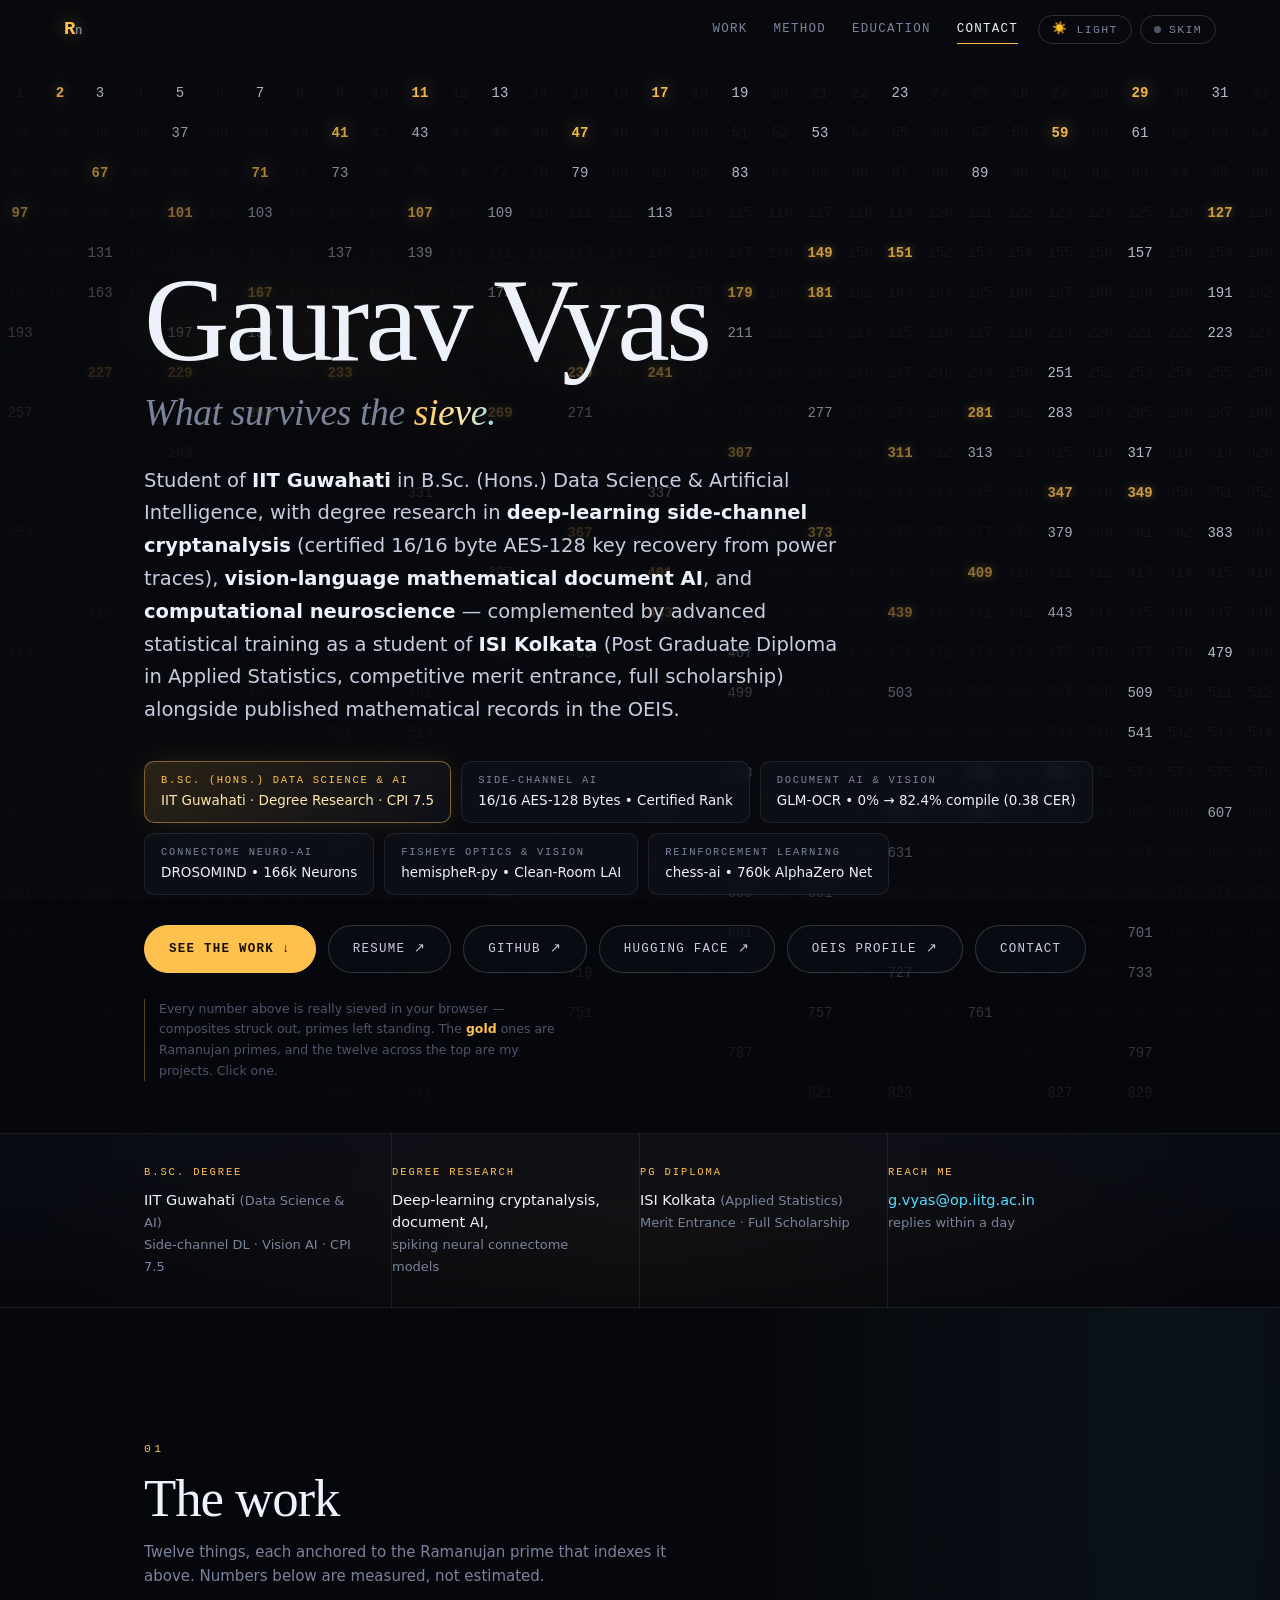
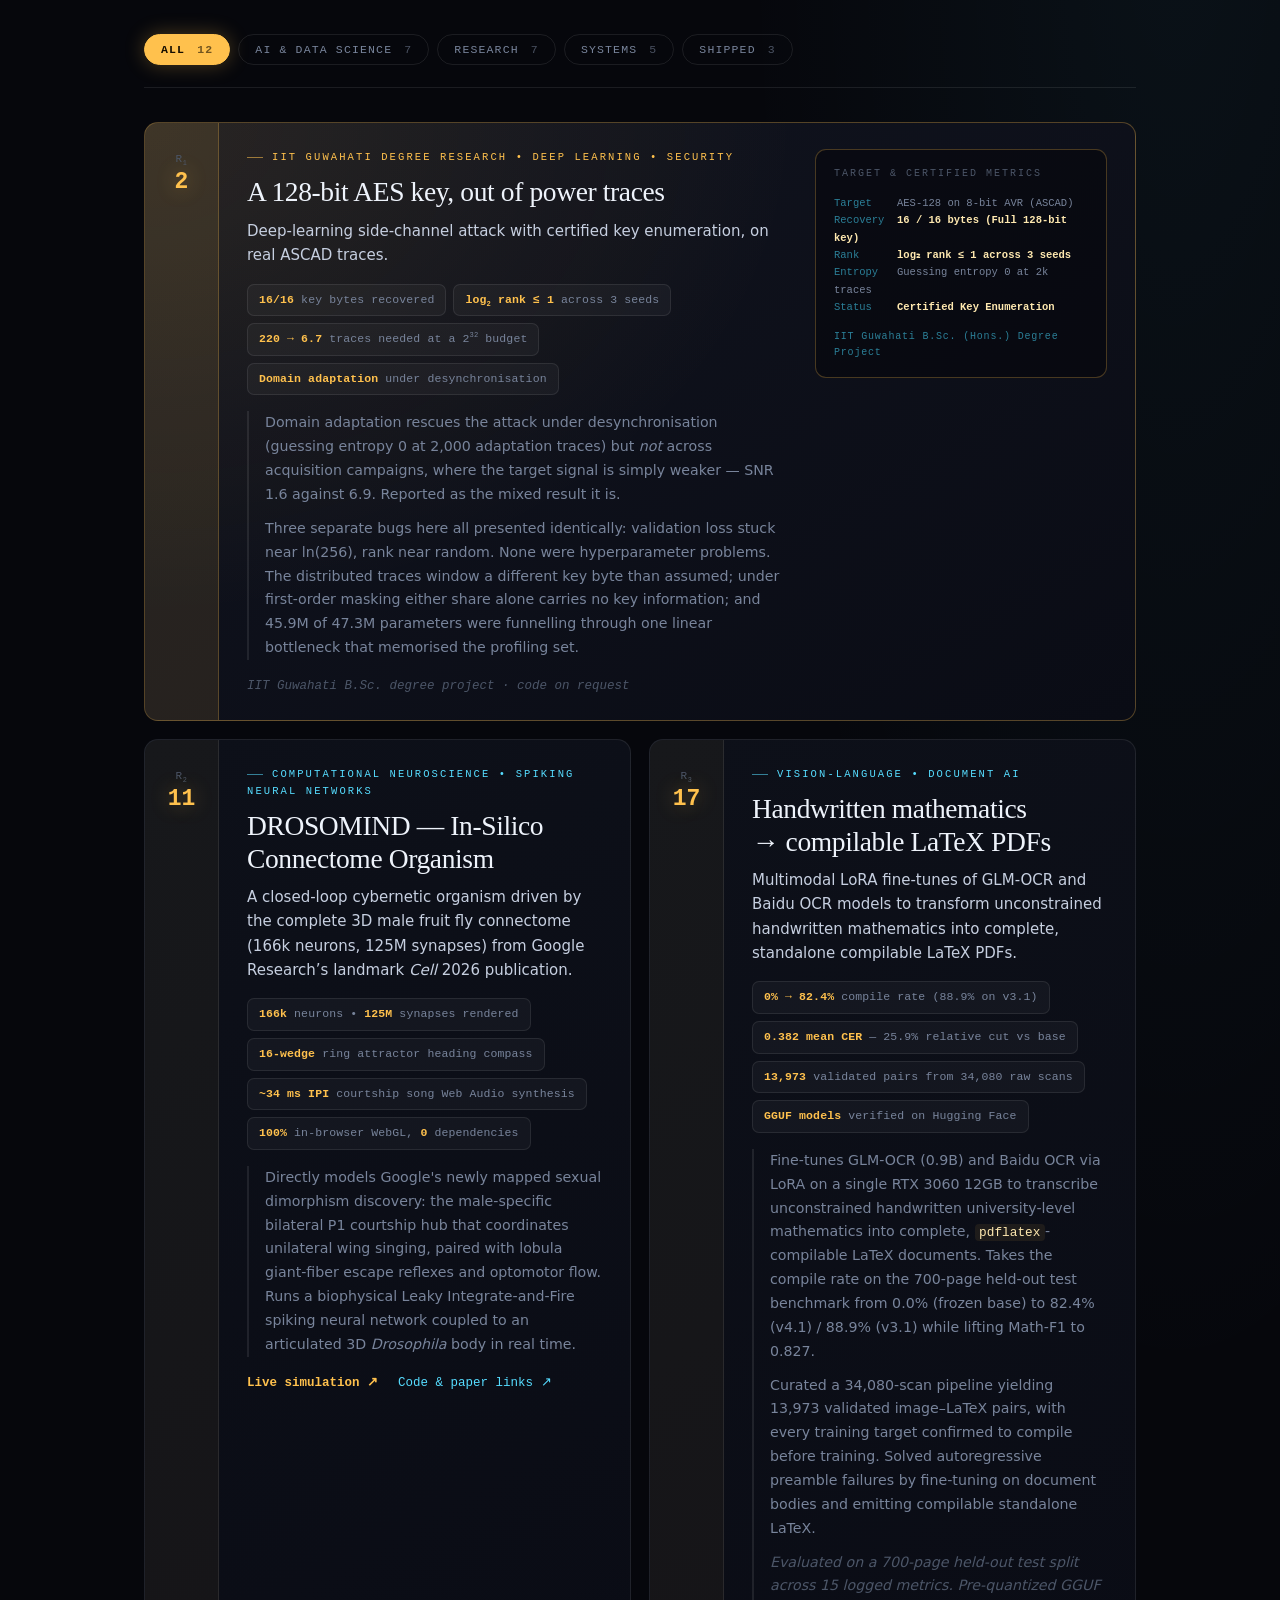
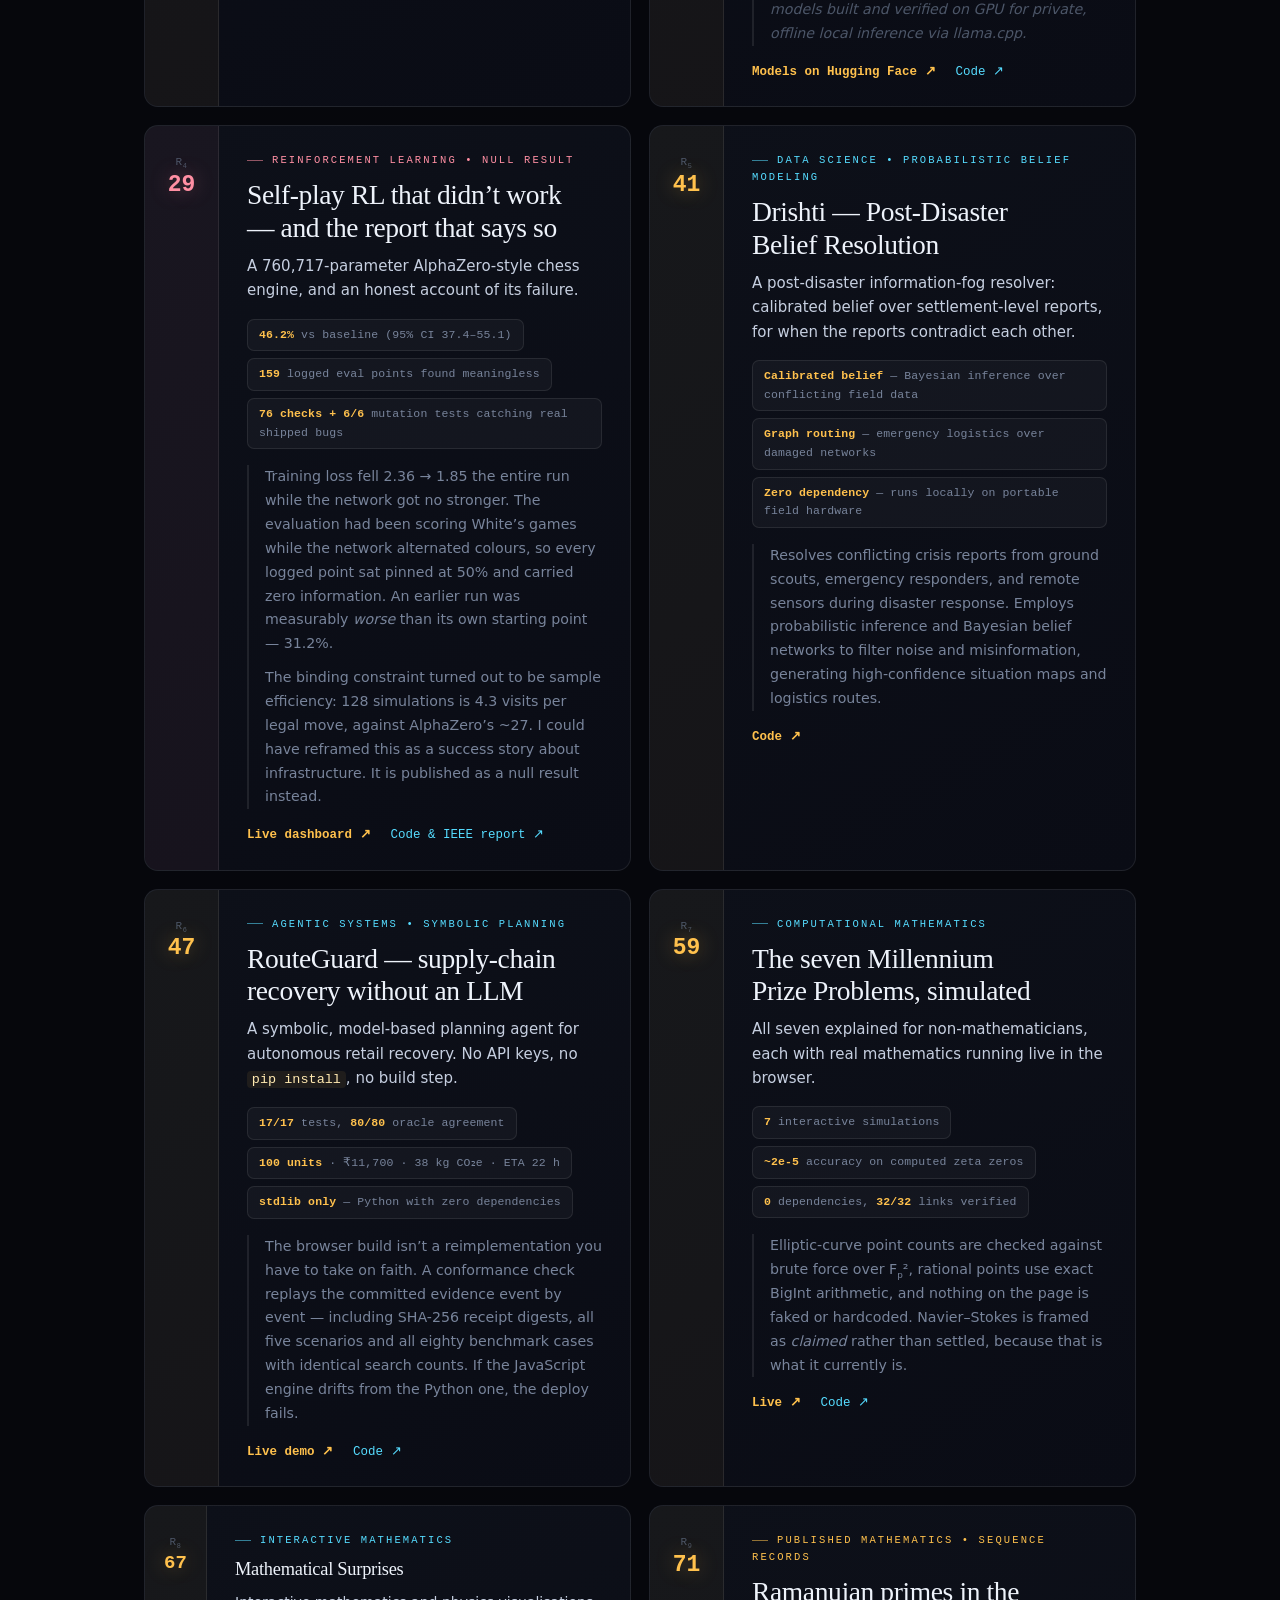
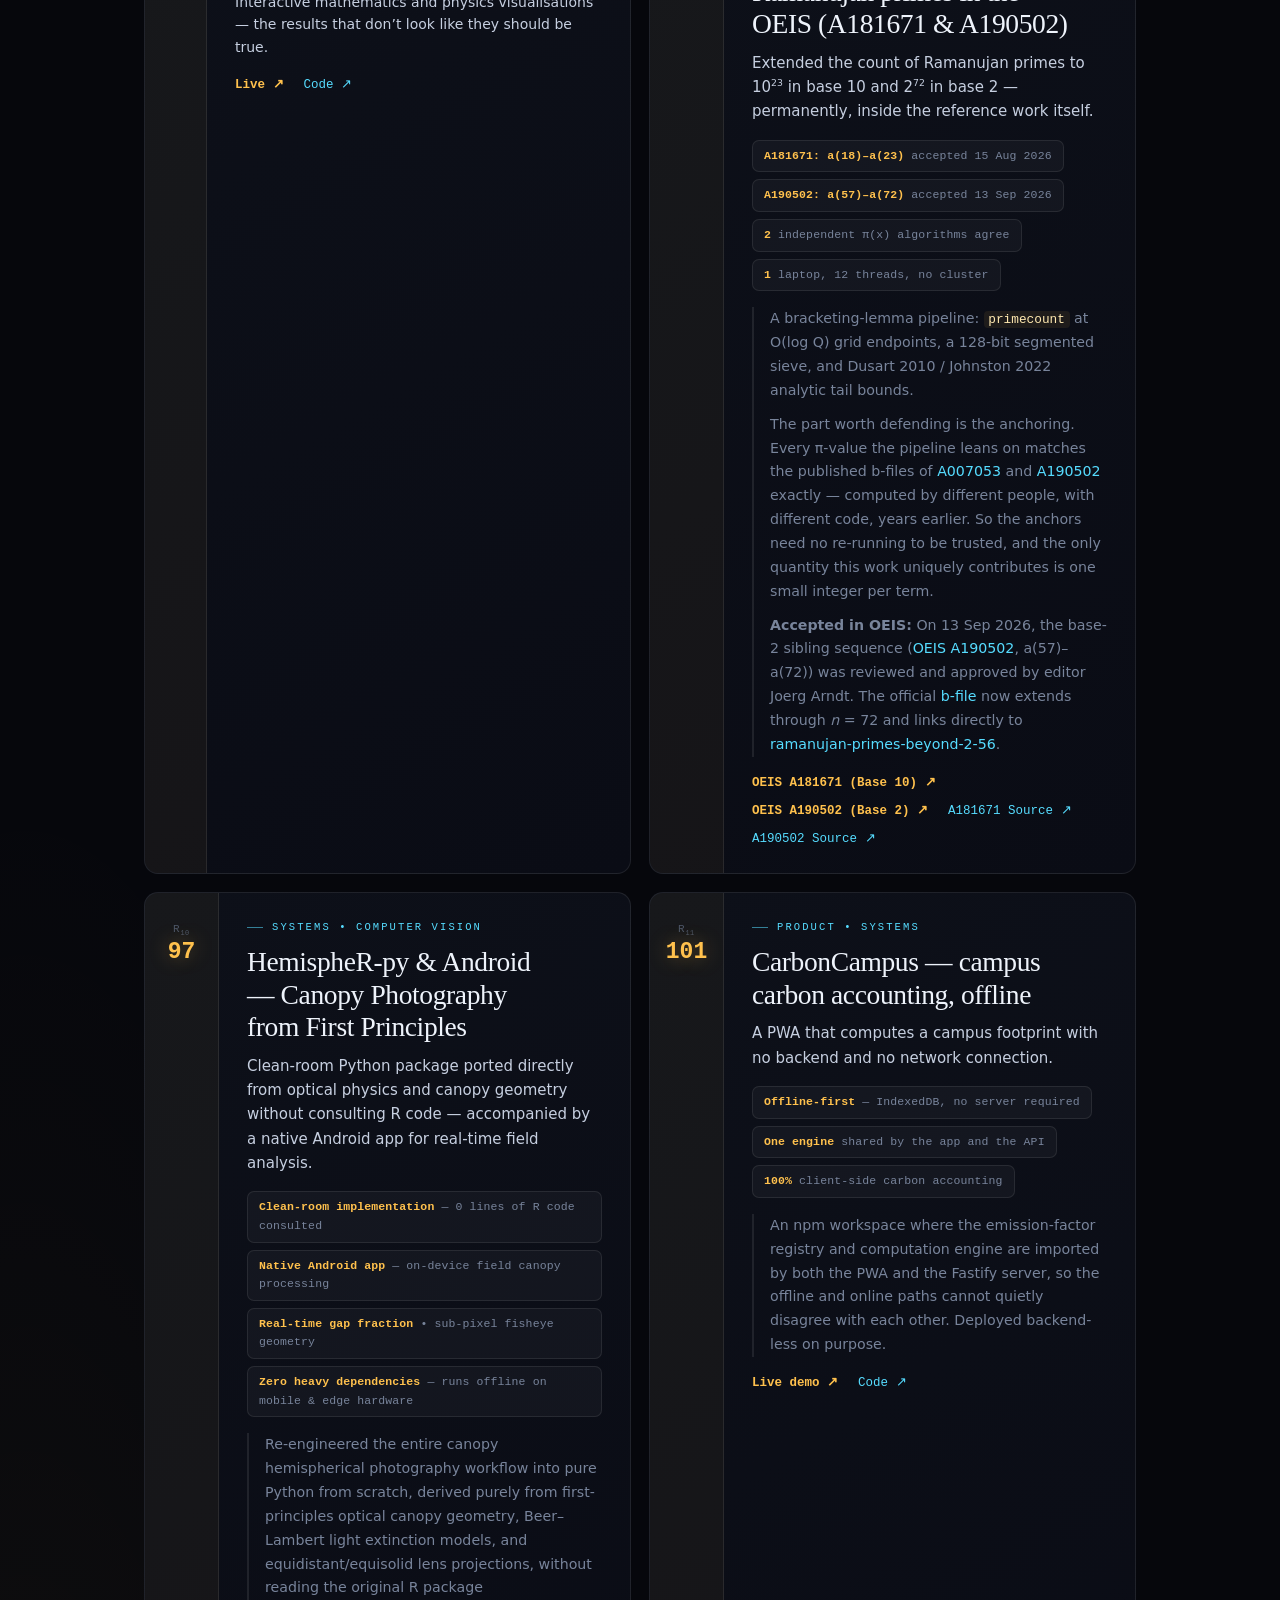
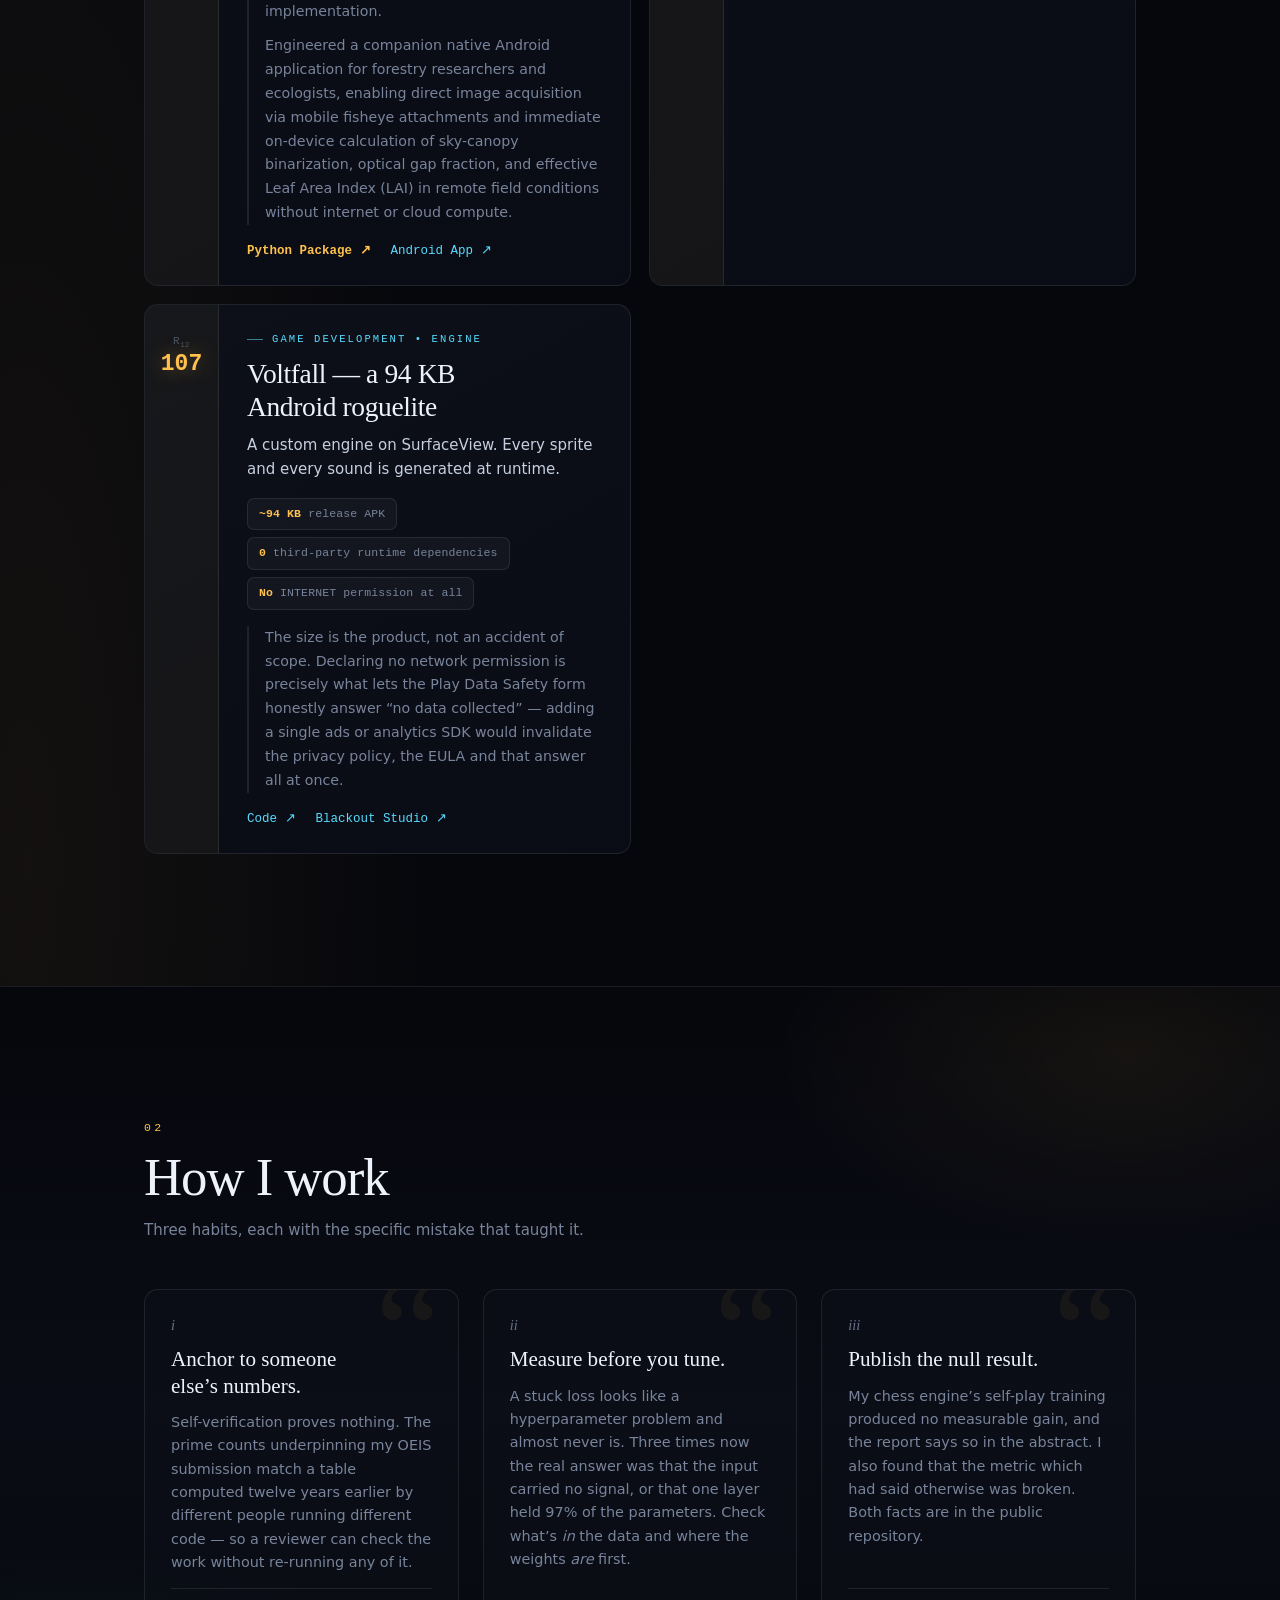
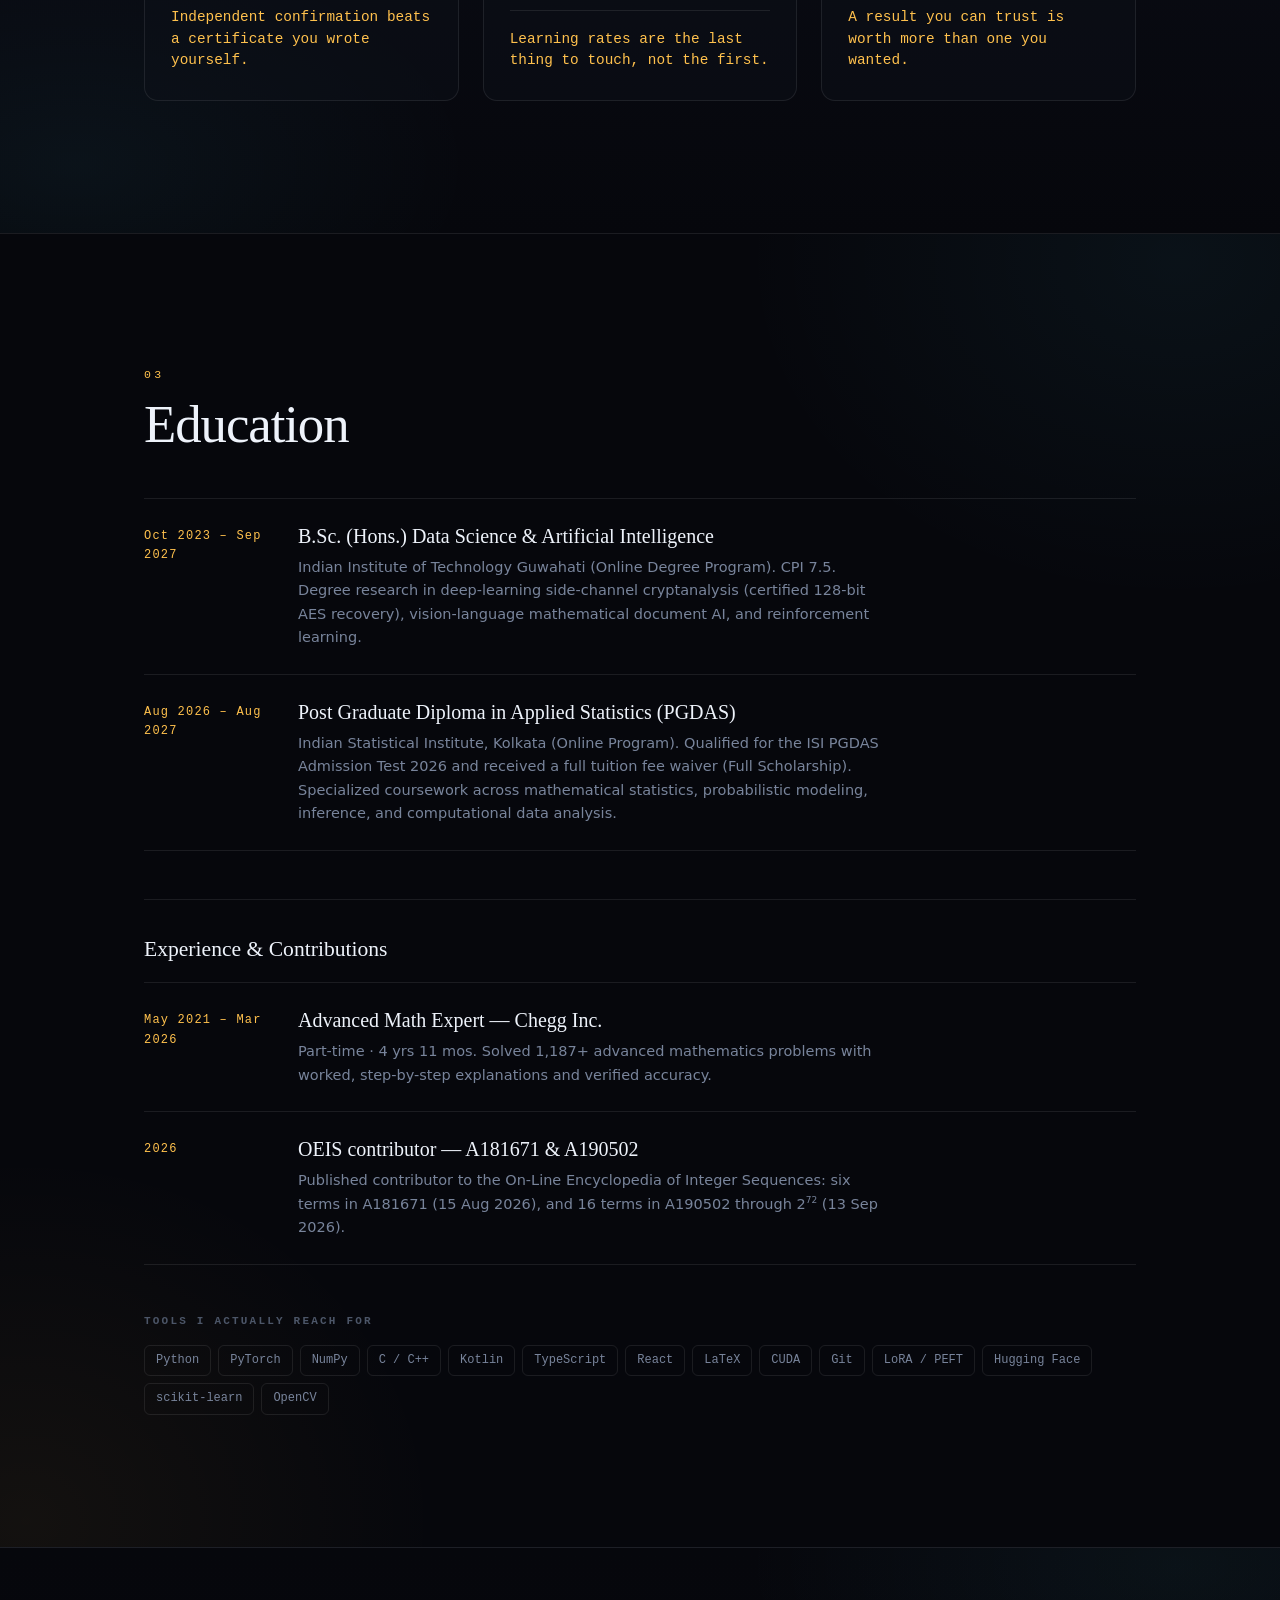
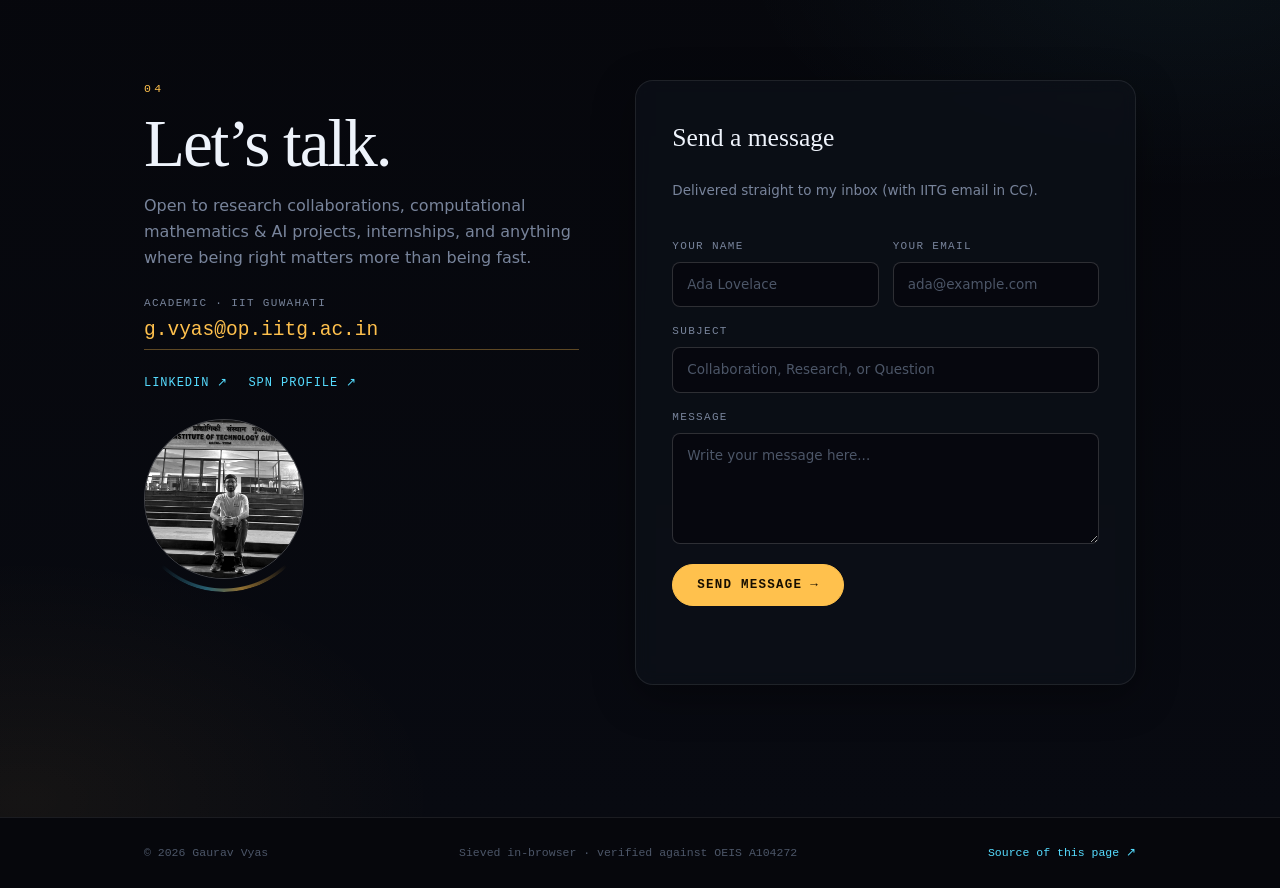
<file: index.html>
<!DOCTYPE html>
<html lang="en" data-nav="">
<head>
<meta charset="utf-8">
<meta name="viewport" content="width=device-width, initial-scale=1, viewport-fit=cover">
<title>Gaurav Vyas — What survives the sieve</title>
<meta name="description" content="Gaurav Vyas — B.Sc. (Hons.) Data Science &amp; AI at IIT Guwahati, PGDAS at ISI Kolkata (competitive merit entrance, full scholarship). Extended OEIS A181671 (to 10^23) and OEIS A190502 (to 2^72), recovered a 128-bit AES key from power traces, and publishes null results.">
<meta name="author" content="Gaurav Vyas">
<link rel="icon" href="assets/favicon.svg" type="image/svg+xml">
<meta name="theme-color" content="#06070c">

<meta property="og:type" content="website">
<meta property="og:title" content="Gaurav Vyas — What survives the sieve">
<meta property="og:description" content="Extended OEIS A181671 (10^23) and A190502 (2^72). Recovered a 128-bit AES key from power traces. Publishes null results.">
<meta property="og:url" content="https://realgauravvyas.github.io/">
<meta property="og:image" content="https://realgauravvyas.github.io/assets/img/og.png">
<meta name="twitter:card" content="summary_large_image">

<link rel="preload" href="assets/css/style.css" as="style">
<link rel="stylesheet" href="assets/css/style.css">
</head>
<body>
<script>
/* paint the saved theme before the first frame — no dark-flash on reload */
(function () {
  try {
    if (localStorage.getItem('gv-theme') === 'light') document.body.classList.add('light-mode');
    if (localStorage.getItem('gv-skim') === '1') document.body.classList.add('skim');
  } catch (e) { /* private mode — defaults are fine */ }
})();
</script>

<a class="skip-link" href="#work">Skip to the work</a>
<div class="scroll-progress" aria-hidden="true"></div>
<div class="grain" aria-hidden="true"></div>

<!-- ═══════════════════════════ CHROME ═══════════════════════════ -->
<header class="bar" id="bar">
  <a class="mark" href="#top" aria-label="Gaurav Vyas — top of page">
    <span class="mark-glyph">R</span><span class="mark-sub">n</span>
  </a>
  <nav class="bar-nav" id="barNav" aria-label="Sections">
    <a href="#work">Work</a>
    <a href="#method">Method</a>
    <a href="#education">Education</a>
    <a href="#contact">Contact</a>
  </nav>
  <div class="bar-actions">
    <button class="nav-toggle" id="navToggle" type="button" aria-expanded="false"
            aria-controls="barNav" aria-label="Toggle section menu">
      <span class="nav-toggle-icon" aria-hidden="true"></span>
    </button>
    <button class="theme-toggle" id="themeToggle" type="button" aria-pressed="false"
            title="Toggle Light / Dark mode (press T)">
      <span class="theme-icon" aria-hidden="true">☀️</span>
      <span class="theme-label">Light</span>
    </button>
    <button class="skim-toggle" id="skimToggle" type="button" aria-pressed="false"
            title="Condense the page to hard facts only (press S)">
      <span class="skim-dot" aria-hidden="true"></span>
      <span class="skim-label">Skim</span>
    </button>
  </div>
</header>

<!-- ═══════════════════════════ HERO ═══════════════════════════ -->
<section class="hero" id="top">
  <canvas class="sieve-base" id="sieveBase" aria-hidden="true"></canvas>
  <canvas class="sieve-glow" id="sieveGlow" aria-hidden="true"></canvas>
  <div class="hero-vignette" aria-hidden="true"></div>

  <div class="hero-inner">
    <h1 class="display display-name">Gaurav&nbsp;Vyas</h1>

    <p class="display-tagline">
      What survives the&nbsp;<span class="display-glow">sieve.</span>
    </p>

    <p class="lede">
      Student of <strong>IIT&nbsp;Guwahati</strong> in B.Sc. (Hons.) Data Science &amp; Artificial Intelligence, with degree research in <strong>deep-learning side-channel cryptanalysis</strong> (certified 16/16 byte AES-128 key recovery from power traces), <strong>vision-language mathematical document AI</strong>, and <strong>computational neuroscience</strong> — complemented by advanced statistical training as a student of <strong>ISI&nbsp;Kolkata</strong> (Post Graduate Diploma in Applied Statistics, competitive merit entrance, full scholarship) alongside published mathematical records in the OEIS.
    </p>

    <ul class="chips" aria-label="Headline credentials">
      <li class="chip chip-gold">
        <span class="chip-k">B.Sc. (Hons.) Data Science &amp; AI</span>
        <span class="chip-v">IIT Guwahati &middot; Degree Research &middot; CPI 7.5</span>
      </li>
      <li class="chip">
        <span class="chip-k">Side-Channel AI</span>
        <span class="chip-v">16/16 AES-128 Bytes &bull; Certified Rank</span>
      </li>
      <li class="chip">
        <span class="chip-k">Document AI &amp; Vision</span>
        <span class="chip-v">GLM-OCR &bull; 0% → 82.4% compile (0.38 CER)</span>
      </li>
      <li class="chip">
        <span class="chip-k">Connectome Neuro-AI</span>
        <span class="chip-v">DROSOMIND &bull; 166k Neurons</span>
      </li>
      <li class="chip">
        <span class="chip-k">Fisheye Optics &amp; Vision</span>
        <span class="chip-v">hemispheR-py &bull; Clean-Room LAI</span>
      </li>
      <li class="chip">
        <span class="chip-k">Reinforcement Learning</span>
        <span class="chip-v">chess-ai &bull; 760k AlphaZero Net</span>
      </li>
    </ul>

    <div class="hero-cta">
      <a class="btn btn-primary" href="#work">See the work <span aria-hidden="true">↓</span></a>
      <a class="btn" href="assets/Gaurav_Vyas_Resume.pdf" target="_blank" rel="noopener">Resume ↗</a>
      <a class="btn" href="https://github.com/realgauravvyas" rel="noopener">GitHub ↗</a>
      <a class="btn" href="https://huggingface.co/ctogaurav" rel="noopener">Hugging Face ↗</a>
      <a class="btn" href="https://oeis.org/wiki/User:Gaurav_Vyas" rel="noopener">OEIS Profile ↗</a>
      <a class="btn" href="#contact">Contact</a>
    </div>

    <p class="hero-hint full-only" id="heroHint">
      Every number above is really sieved in your browser — composites struck out,
      primes left standing. The <b class="gold">gold</b> ones are Ramanujan primes,
      and the twelve across the top are my projects. Click one.
    </p>
  </div>

  <!-- live computation readout -->
  <output class="readout" id="readout" aria-live="off">
    <span class="readout-row"><span class="readout-k">sieve</span><span class="readout-v" id="roPhase">initialising</span></span>
    <span class="readout-row"><span class="readout-k">π(N)</span><span class="readout-v" id="roPi">—</span></span>
    <span class="readout-row"><span class="readout-k">Ramanujan</span><span class="readout-v" id="roR">—</span></span>
    <span class="readout-row readout-check"><span class="readout-k">check</span><span class="readout-v" id="roVerify">—</span></span>
  </output>

</section>

<!-- ═══════════════════════════ LEDGER ═══════════════════════════ -->
<section class="ledger" aria-label="At a glance">
  <div class="wrap ledger-grid">
    <div class="ledger-item">
      <dt>B.Sc. Degree</dt>
      <dd>IIT Guwahati <span class="muted">(Data Science &amp; AI)</span><br>
          <span class="muted">Side-channel DL &middot; Vision AI &middot; CPI 7.5</span></dd>
    </div>
    <div class="ledger-item">
      <dt>Degree Research</dt>
      <dd>Deep-learning cryptanalysis, document AI,<br><span class="muted">spiking neural connectome models</span></dd>
    </div>
    <div class="ledger-item">
      <dt>PG Diploma</dt>
      <dd>ISI Kolkata <span class="muted">(Applied Statistics)</span><br>
          <span class="muted">Merit Entrance &middot; Full Scholarship</span></dd>
    </div>
    <div class="ledger-item">
      <dt>Reach me</dt>
      <dd><a href="mailto:g.vyas@op.iitg.ac.in">g.vyas@op.iitg.ac.in</a><br><span class="muted">replies within a day</span></dd>
    </div>
  </div>
</section>

<!-- ═══════════════════════════ WORK ═══════════════════════════ -->
<section class="section" id="work">
  <div class="wrap">
    <header class="sec-head">
      <p class="sec-idx">01</p>
      <h2 class="sec-title">The work</h2>
      <p class="sec-note full-only">
        Twelve things, each anchored to the Ramanujan prime that indexes it above.
        Numbers below are measured, not estimated.
      </p>
    </header>

    <div class="filters" role="group" aria-label="Filter projects by kind">
      <button class="filter is-on" data-filter="all" type="button">All <span class="filter-n">12</span></button>
      <button class="filter" data-filter="ml" type="button">AI &amp; Data Science</button>
      <button class="filter" data-filter="research" type="button">Research</button>
      <button class="filter" data-filter="systems" type="button">Systems</button>
      <button class="filter" data-filter="shipped" type="button">Shipped</button>
    </div>

    <ol class="cards" id="cards">

      <!-- ── R1 = 2 ─────────────────────────────── -->
      <li class="card card-feature" data-r="2" data-kind="research ml" id="p-scakr">
        <div class="card-rail" aria-hidden="true"><span class="rail-r">R<sub>1</sub></span><span class="rail-n">2</span></div>
        <div class="card-body cf-grid">
         <div class="cf-main">
          <p class="kicker kicker-gold">IIT Guwahati Degree Research &bull; Deep Learning &bull; Security</p>
          <h3 class="card-title">A 128-bit AES key, out of power traces</h3>
          <p class="card-line">
            Deep-learning side-channel attack with certified key enumeration, on real ASCAD traces.
          </p>
          <ul class="metrics">
            <li><b>16/16</b> key bytes recovered</li>
            <li><b>log<sub>2</sub> rank ≤ 1</b> across 3 seeds</li>
            <li><b>220 → 6.7</b> traces needed at a 2<sup>32</sup> budget</li>
            <li><b>Domain adaptation</b> under desynchronisation</li>
          </ul>
          <div class="card-detail full-only">
            <p>
              Domain adaptation rescues the attack under desynchronisation (guessing entropy 0 at
              2,000 adaptation traces) but <em>not</em> across acquisition campaigns, where the
              target signal is simply weaker — SNR 1.6 against 6.9. Reported as the mixed result it is.
            </p>
            <p>
              Three separate bugs here all presented identically: validation loss stuck near
              ln(256), rank near random. None were hyperparameter problems. The distributed traces
              window a different key byte than assumed; under first-order masking either share alone
              carries no key information; and 45.9M of 47.3M parameters were funnelling through one
              linear bottleneck that memorised the profiling set.
            </p>
          </div>
          <p class="links">
            <span class="link-note">IIT Guwahati B.Sc. degree project · code on request</span>
          </p>
         </div>

         <aside class="cf-cite full-only" aria-label="Target and certified recovery metrics">
           <p class="cf-cite-head">Target &amp; Certified Metrics</p>
           <pre class="cf-cite-body"><span class="cf-f">Target</span>    AES-128 on 8-bit AVR (ASCAD)
<span class="cf-f">Recovery</span>  <b>16 / 16 bytes (Full 128-bit key)</b>
<span class="cf-f">Rank</span>      <b>log₂ rank ≤ 1 across 3 seeds</b>
<span class="cf-f">Entropy</span>   Guessing entropy 0 at 2k traces
<span class="cf-f">Status</span>    <b>Certified Key Enumeration</b></pre>
           <p class="cf-cite-foot">IIT Guwahati B.Sc. (Hons.) Degree Project</p>
         </aside>
        </div>
      </li>

      <!-- ── R2 = 11 ────────────────────────────── -->
      <li class="card" data-r="11" data-kind="ml research" id="p-drosomind">
        <div class="card-rail" aria-hidden="true"><span class="rail-r">R<sub>2</sub></span><span class="rail-n">11</span></div>
        <div class="card-body">
          <p class="kicker">Computational neuroscience &bull; Spiking Neural Networks</p>
          <h3 class="card-title">DROSOMIND — In-Silico Connectome Organism</h3>
          <p class="card-line">
            A closed-loop cybernetic organism driven by the complete 3D male fruit fly connectome
            (166k neurons, 125M synapses) from Google Research’s landmark <i>Cell</i> 2026 publication.
          </p>
          <ul class="metrics">
            <li><b>166k</b> neurons &bull; <b>125M</b> synapses rendered</li>
            <li><b>16-wedge</b> ring attractor heading compass</li>
            <li><b>~34 ms IPI</b> courtship song Web Audio synthesis</li>
            <li><b>100%</b> in-browser WebGL, <b>0</b> dependencies</li>
          </ul>
          <div class="card-detail full-only">
            <p>
              Directly models Google's newly mapped sexual dimorphism discovery: the male-specific bilateral
              P1 courtship hub that coordinates unilateral wing singing, paired with lobula giant-fiber
              escape reflexes and optomotor flow. Runs a biophysical Leaky Integrate-and-Fire spiking
              neural network coupled to an articulated 3D <i>Drosophila</i> body in real time.
            </p>
          </div>
          <p class="links">
            <a class="link-strong" href="https://realgauravvyas.github.io/drosomind/" rel="noopener">Live simulation ↗</a>
            <a href="https://github.com/realgauravvyas/drosomind" rel="noopener">Code &amp; paper links ↗</a>
          </p>
        </div>
      </li>

      <!-- ── R3 = 17 ────────────────────────────── -->
      <li class="card" data-r="17" data-kind="ml systems" id="p-ocr">
        <div class="card-rail" aria-hidden="true"><span class="rail-r">R<sub>3</sub></span><span class="rail-n">17</span></div>
        <div class="card-body">
          <p class="kicker">Vision-Language &bull; Document AI</p>
          <h3 class="card-title">Handwritten mathematics → compilable LaTeX PDFs</h3>
          <p class="card-line">
            Multimodal LoRA fine-tunes of GLM-OCR and Baidu OCR models to transform unconstrained handwritten mathematics into complete, standalone compilable LaTeX PDFs.
          </p>
          <ul class="metrics">
            <li><b>0% → 82.4%</b> compile rate (88.9% on v3.1)</li>
            <li><b>0.382 mean CER</b> — 25.9% relative cut vs base</li>
            <li><b>13,973</b> validated pairs from 34,080 raw scans</li>
            <li><b>GGUF models</b> verified on Hugging Face</li>
          </ul>
          <div class="card-detail full-only">
            <p>
              Fine-tunes GLM-OCR (0.9B) and Baidu OCR via LoRA on a single RTX 3060 12GB to transcribe
              unconstrained handwritten university-level mathematics into complete, <code>pdflatex</code>-compilable
              LaTeX documents. Takes the compile rate on the 700-page held-out test benchmark from 0.0% (frozen base)
              to 82.4% (v4.1) / 88.9% (v3.1) while lifting Math-F1 to 0.827.
            </p>
            <p>
              Curated a 34,080-scan pipeline yielding 13,973 validated image–LaTeX pairs, with every training target
              confirmed to compile before training. Solved autoregressive preamble failures by fine-tuning on
              document bodies and emitting compilable standalone LaTeX.
            </p>
            <p class="card-caveat">
              Evaluated on a 700-page held-out test split across 15 logged metrics. Pre-quantized GGUF models
              built and verified on GPU for private, offline local inference via llama.cpp.
            </p>
          </div>
          <p class="links">
            <a class="link-strong" href="https://huggingface.co/ctogaurav" rel="noopener">Models on Hugging Face ↗</a>
            <a href="https://github.com/realgauravvyas/ocr2tex" rel="noopener">Code ↗</a>
          </p>
        </div>
      </li>

      <!-- ── R4 = 29 ────────────────────────────── -->
      <li class="card card-null" data-r="29" data-kind="research ml" id="p-chess">
        <div class="card-rail" aria-hidden="true"><span class="rail-r">R<sub>4</sub></span><span class="rail-n">29</span></div>
        <div class="card-body">
          <p class="kicker kicker-null">Reinforcement Learning &bull; Null result</p>
          <h3 class="card-title">Self-play RL that didn’t work — and the report that says so</h3>
          <p class="card-line">
            A 760,717-parameter AlphaZero-style chess engine, and an honest account of its failure.
          </p>
          <ul class="metrics">
            <li><b>46.2%</b> vs baseline (95% CI 37.4–55.1)</li>
            <li><b>159</b> logged eval points found meaningless</li>
            <li><b>76 checks + 6/6</b> mutation tests catching real shipped bugs</li>
          </ul>
          <div class="card-detail full-only">
            <p>
              Training loss fell 2.36 → 1.85 the entire run while the network got no stronger. The
              evaluation had been scoring White’s games while the network alternated colours, so
              every logged point sat pinned at 50% and carried zero information. An earlier run was
              measurably <em>worse</em> than its own starting point — 31.2%.
            </p>
            <p>
              The binding constraint turned out to be sample efficiency: 128 simulations is 4.3
              visits per legal move, against AlphaZero’s ~27. I could have reframed this as a
              success story about infrastructure. It is published as a null result instead.
            </p>
          </div>
          <p class="links">
            <a class="link-strong" href="https://realgauravvyas.github.io/chess-ai/" rel="noopener">Live dashboard ↗</a>
            <a href="https://github.com/realgauravvyas/chess-ai" rel="noopener">Code &amp; IEEE report ↗</a>
          </p>
        </div>
      </li>

      <!-- ── R5 = 41 ────────────────────────────── -->
      <li class="card" data-r="41" data-kind="research ml" id="p-drishti">
        <div class="card-rail" aria-hidden="true"><span class="rail-r">R<sub>5</sub></span><span class="rail-n">41</span></div>
        <div class="card-body">
          <p class="kicker">Data Science &bull; Probabilistic Belief Modeling</p>
          <h3 class="card-title">Drishti — Post-Disaster Belief Resolution</h3>
          <p class="card-line">
            A post-disaster information-fog resolver: calibrated belief over settlement-level
            reports, for when the reports contradict each other.
          </p>
          <ul class="metrics">
            <li><b>Calibrated belief</b> — Bayesian inference over conflicting field data</li>
            <li><b>Graph routing</b> — emergency logistics over damaged networks</li>
            <li><b>Zero dependency</b> — runs locally on portable field hardware</li>
          </ul>
          <div class="card-detail full-only">
            <p>
              Resolves conflicting crisis reports from ground scouts, emergency responders, and remote sensors during disaster response. Employs probabilistic inference and Bayesian belief networks to filter noise and misinformation, generating high-confidence situation maps and logistics routes.
            </p>
          </div>
          <p class="links"><a class="link-strong" href="https://github.com/realgauravvyas/drishti" rel="noopener">Code ↗</a></p>
        </div>
      </li>

      <!-- ── R6 = 47 ────────────────────────────── -->
      <li class="card" data-r="47" data-kind="systems ml" id="p-routeguard">
        <div class="card-rail" aria-hidden="true"><span class="rail-r">R<sub>6</sub></span><span class="rail-n">47</span></div>
        <div class="card-body">
          <p class="kicker">Agentic systems &bull; Symbolic Planning</p>
          <h3 class="card-title">RouteGuard — supply-chain recovery without an LLM</h3>
          <p class="card-line">
            A symbolic, model-based planning agent for autonomous retail recovery.
            No API keys, no <code>pip install</code>, no build step.
          </p>
          <ul class="metrics">
            <li><b>17/17</b> tests, <b>80/80</b> oracle agreement</li>
            <li><b>100 units</b> · ₹11,700 · 38 kg CO₂e · ETA 22 h</li>
            <li><b>stdlib only</b> — Python with zero dependencies</li>
          </ul>
          <div class="card-detail full-only">
            <p>
              The browser build isn’t a reimplementation you have to take on faith. A conformance
              check replays the committed evidence event by event — including SHA-256 receipt
              digests, all five scenarios and all eighty benchmark cases with identical search
              counts. If the JavaScript engine drifts from the Python one, the deploy fails.
            </p>
          </div>
          <p class="links">
            <a class="link-strong" href="https://realgauravvyas.github.io/TechTitan-RouteGuard-Agentic/" rel="noopener">Live demo ↗</a>
            <a href="https://github.com/realgauravvyas/TechTitan-RouteGuard-Agentic" rel="noopener">Code ↗</a>
          </p>
        </div>
      </li>

      <!-- ── R7 = 59 ────────────────────────────── -->
      <li class="card" data-r="59" data-kind="research" id="p-millennium">
        <div class="card-rail" aria-hidden="true"><span class="rail-r">R<sub>7</sub></span><span class="rail-n">59</span></div>
        <div class="card-body">
          <p class="kicker">Computational Mathematics</p>
          <h3 class="card-title">The seven Millennium Prize Problems, simulated</h3>
          <p class="card-line">
            All seven explained for non-mathematicians, each with real mathematics running live
            in the browser.
          </p>
          <ul class="metrics">
            <li><b>7</b> interactive simulations</li>
            <li><b>~2e-5</b> accuracy on computed zeta zeros</li>
            <li><b>0</b> dependencies, <b>32/32</b> links verified</li>
          </ul>
          <div class="card-detail full-only">
            <p>
              Elliptic-curve point counts are checked against brute force over F<sub>p</sub>²,
              rational points use exact BigInt arithmetic, and nothing on the page is faked or
              hardcoded. Navier–Stokes is framed as <em>claimed</em> rather than settled, because
              that is what it currently is.
            </p>
          </div>
          <p class="links">
            <a class="link-strong" href="https://realgauravvyas.github.io/MillenniumProblems/" rel="noopener">Live ↗</a>
            <a href="https://github.com/realgauravvyas/MillenniumProblems" rel="noopener">Code ↗</a>
          </p>
        </div>
      </li>

      <!-- ── R8 = 67 ────────────────────────────── -->
      <li class="card card-compact" data-r="67" data-kind="research shipped" id="p-surprises">
        <div class="card-rail" aria-hidden="true"><span class="rail-r">R<sub>8</sub></span><span class="rail-n">67</span></div>
        <div class="card-body">
          <p class="kicker">Interactive Mathematics</p>
          <h3 class="card-title">Mathematical Surprises</h3>
          <p class="card-line">
            Interactive mathematics and physics visualisations — the results that don’t look
            like they should be true.
          </p>
          <p class="links">
            <a class="link-strong" href="https://mathematical-surprises.vercel.app" rel="noopener">Live ↗</a>
            <a href="https://github.com/realgauravvyas/mathematical-surprises" rel="noopener">Code ↗</a>
          </p>
        </div>
      </li>

      <!-- ── R9 = 71 ────────────────────────────── -->
      <li class="card" data-r="71" data-kind="research" id="p-oeis">
        <div class="card-rail" aria-hidden="true"><span class="rail-r">R<sub>9</sub></span><span class="rail-n">71</span></div>
        <div class="card-body">
          <p class="kicker kicker-gold">Published mathematics &bull; Sequence Records</p>
          <h3 class="card-title">Ramanujan primes in the OEIS (A181671 &amp; A190502)</h3>
          <p class="card-line">
            Extended the count of Ramanujan primes to 10<sup>23</sup> in base 10 and 2<sup>72</sup> in base 2 —
            permanently, inside the reference work itself.
          </p>
          <ul class="metrics">
            <li><b>A181671: a(18)–a(23)</b> accepted 15 Aug 2026</li>
            <li><b>A190502: a(57)–a(72)</b> accepted 13 Sep 2026</li>
            <li><b>2</b> independent π(x) algorithms agree</li>
            <li><b>1</b> laptop, 12 threads, no cluster</li>
          </ul>
          <div class="card-detail full-only">
            <p>
              A bracketing-lemma pipeline: <code>primecount</code> at O(log&nbsp;Q) grid endpoints,
              a 128-bit segmented sieve, and Dusart 2010 / Johnston 2022 analytic tail bounds.
            </p>
            <p>
              The part worth defending is the anchoring. Every π-value the pipeline leans on matches
              the published b-files of <a href="https://oeis.org/A007053" rel="noopener">A007053</a>
              and <a href="https://oeis.org/A190502" rel="noopener">A190502</a>
              exactly — computed by different people, with different code, years earlier.
              So the anchors need no re-running to be trusted, and the only quantity this work
              uniquely contributes is one small integer per term.
            </p>
            <p class="card-note">
              <b>Accepted in OEIS:</b> On 13 Sep 2026, the base-2 sibling sequence (<a href="https://oeis.org/A190502" rel="noopener">OEIS A190502</a>, a(57)–a(72)) was reviewed and approved by editor Joerg Arndt. The official <a href="https://oeis.org/A190502/b190502.txt" rel="noopener">b-file</a> now extends through <i>n</i>&nbsp;=&nbsp;72 and links directly to <a href="https://github.com/realgauravvyas/ramanujan-primes-beyond-2-56" rel="noopener">ramanujan-primes-beyond-2-56</a>.
            </p>
          </div>
          <p class="links">
            <a class="link-strong" href="https://oeis.org/A181671" rel="noopener">OEIS A181671 (Base 10) ↗</a>
            <a class="link-strong" href="https://oeis.org/A190502" rel="noopener">OEIS A190502 (Base 2) ↗</a>
            <a href="https://github.com/realgauravvyas/ramanujan-primes-beyond-1e19" rel="noopener">A181671 Source ↗</a>
            <a href="https://github.com/realgauravvyas/ramanujan-primes-beyond-2-56" rel="noopener">A190502 Source ↗</a>
          </p>
        </div>
      </li>

      <!-- ── R10 = 97 ───────────────────────────── -->
      <li class="card" data-r="97" data-kind="systems ml" id="p-hemispher">
        <div class="card-rail" aria-hidden="true"><span class="rail-r">R<sub>10</sub></span><span class="rail-n">97</span></div>
        <div class="card-body">
          <p class="kicker">Systems &bull; Computer Vision</p>
          <h3 class="card-title">HemispheR-py &amp; Android — Canopy Photography from First Principles</h3>
          <p class="card-line">
            Clean-room Python package ported directly from optical physics and canopy geometry without consulting R code — accompanied by a native Android app for real-time field analysis.
          </p>
          <ul class="metrics">
            <li><b>Clean-room implementation</b> — 0 lines of R code consulted</li>
            <li><b>Native Android app</b> — on-device field canopy processing</li>
            <li><b>Real-time gap fraction</b> &bull; sub-pixel fisheye geometry</li>
            <li><b>Zero heavy dependencies</b> — runs offline on mobile &amp; edge hardware</li>
          </ul>
          <div class="card-detail full-only">
            <p>
              Re-engineered the entire canopy hemispherical photography workflow into pure Python from scratch,
              derived purely from first-principles optical canopy geometry, Beer–Lambert light extinction models,
              and equidistant/equisolid lens projections, without reading the original R package implementation.
            </p>
            <p>
              Engineered a companion native Android application for forestry researchers and ecologists,
              enabling direct image acquisition via mobile fisheye attachments and immediate on-device
              calculation of sky-canopy binarization, optical gap fraction, and effective Leaf Area Index (LAI)
              in remote field conditions without internet or cloud compute.
            </p>
          </div>
          <p class="links">
            <a class="link-strong" href="https://github.com/realgauravvyas/hemispheR-py" rel="noopener">Python Package ↗</a>
            <a href="https://github.com/realgauravvyas/hemispheR-android" rel="noopener">Android App ↗</a>
          </p>
        </div>
      </li>

      <!-- ── R11 = 101 ──────────────────────────── -->
      <li class="card" data-r="101" data-kind="shipped systems" id="p-carbon">
        <div class="card-rail" aria-hidden="true"><span class="rail-r">R<sub>11</sub></span><span class="rail-n">101</span></div>
        <div class="card-body">
          <p class="kicker">Product &bull; Systems</p>
          <h3 class="card-title">CarbonCampus — campus carbon accounting, offline</h3>
          <p class="card-line">
            A PWA that computes a campus footprint with no backend and no network connection.
          </p>
          <ul class="metrics">
            <li><b>Offline-first</b> — IndexedDB, no server required</li>
            <li><b>One engine</b> shared by the app and the API</li>
            <li><b>100%</b> client-side carbon accounting</li>
          </ul>
          <div class="card-detail full-only">
            <p>
              An npm workspace where the emission-factor registry and computation engine are
              imported by both the PWA and the Fastify server, so the offline and online paths
              cannot quietly disagree with each other. Deployed backend-less on purpose.
            </p>
          </div>
          <p class="links">
            <a class="link-strong" href="https://realgauravvyas.github.io/carboncampus/" rel="noopener">Live demo ↗</a>
            <a href="https://github.com/realgauravvyas/carboncampus" rel="noopener">Code ↗</a>
          </p>
        </div>
      </li>

      <!-- ── R12 = 107 ──────────────────────────── -->
      <li class="card" data-r="107" data-kind="systems shipped" id="p-voltfall">
        <div class="card-rail" aria-hidden="true"><span class="rail-r">R<sub>12</sub></span><span class="rail-n">107</span></div>
        <div class="card-body">
          <p class="kicker">Game Development &bull; Engine</p>
          <h3 class="card-title">Voltfall — a 94 KB Android roguelite</h3>
          <p class="card-line">
            A custom engine on SurfaceView. Every sprite and every sound is generated at runtime.
          </p>
          <ul class="metrics">
            <li><b>~94 KB</b> release APK</li>
            <li><b>0</b> third-party runtime dependencies</li>
            <li><b>No</b> INTERNET permission at all</li>
          </ul>
          <div class="card-detail full-only">
            <p>
              The size is the product, not an accident of scope. Declaring no network permission is
              precisely what lets the Play Data Safety form honestly answer “no data collected” —
              adding a single ads or analytics SDK would invalidate the privacy policy, the EULA and
              that answer all at once.
            </p>
          </div>
          <p class="links">
            <a href="https://github.com/realgauravvyas/voltfall" rel="noopener">Code ↗</a>
            <a href="https://github.com/realgauravvyas/blackout-studio" rel="noopener">Blackout Studio ↗</a>
          </p>
        </div>
      </li>

    </ol>
  </div>
</section>

<!-- ═══════════════════════════ METHOD ═══════════════════════════ -->
<section class="section section-method" id="method">
  <div class="wrap">
    <header class="sec-head">
      <p class="sec-idx">02</p>
      <h2 class="sec-title">How I work</h2>
      <p class="sec-note full-only">Three habits, each with the specific mistake that taught it.</p>
    </header>

    <div class="method-grid">
      <article class="method">
        <p class="method-n" aria-hidden="true">i</p>
        <h3>Anchor to someone else’s numbers.</h3>
        <p class="full-only">
          Self-verification proves nothing. The prime counts underpinning my OEIS submission match a
          table computed twelve years earlier by different people running different code — so a
          reviewer can check the work without re-running any of it.
        </p>
        <p class="method-tag">Independent confirmation beats a certificate you wrote yourself.</p>
      </article>

      <article class="method">
        <p class="method-n" aria-hidden="true">ii</p>
        <h3>Measure before you tune.</h3>
        <p class="full-only">
          A stuck loss looks like a hyperparameter problem and almost never is. Three times now the
          real answer was that the input carried no signal, or that one layer held 97% of the
          parameters. Check what’s <em>in</em> the data and where the weights <em>are</em> first.
        </p>
        <p class="method-tag">Learning rates are the last thing to touch, not the first.</p>
      </article>

      <article class="method">
        <p class="method-n" aria-hidden="true">iii</p>
        <h3>Publish the null result.</h3>
        <p class="full-only">
          My chess engine’s self-play training produced no measurable gain, and the report says so in
          the abstract. I also found that the metric which had said otherwise was broken. Both facts
          are in the public repository.
        </p>
        <p class="method-tag">A result you can trust is worth more than one you wanted.</p>
      </article>
    </div>
  </div>
</section>

<!-- ═══════════════════════════ EDUCATION ═══════════════════════════ -->
<section class="section" id="education">
  <span id="record" style="position:relative;top:-80px;visibility:hidden;display:block;"></span>
  <div class="wrap">
    <header class="sec-head">
      <p class="sec-idx">03</p>
      <h2 class="sec-title">Education</h2>
    </header>

    <ol class="record">
      <li class="rec">
        <p class="rec-when">Oct 2023 – Sep 2027</p>
        <div class="rec-what">
          <h3>B.Sc. (Hons.) Data Science &amp; Artificial Intelligence</h3>
          <p>Indian Institute of Technology Guwahati (Online Degree Program). <span class="muted">CPI 7.5.</span>
             Degree research in deep-learning side-channel cryptanalysis (certified 128-bit AES recovery),
             vision-language mathematical document AI, and reinforcement learning.</p>
        </div>
      </li>
      <li class="rec">
        <p class="rec-when">Aug 2026 – Aug 2027</p>
        <div class="rec-what">
          <h3>Post Graduate Diploma in Applied Statistics (PGDAS)</h3>
          <p>Indian Statistical Institute, Kolkata (Online Program).
             Qualified for the ISI PGDAS Admission Test 2026 and received a full tuition fee waiver (Full Scholarship).
             Specialized coursework across mathematical statistics, probabilistic modeling, inference, and computational data analysis.</p>
        </div>
      </li>
    </ol>

    <div class="sub-category">
      <h3 class="sub-cat-title">Experience &amp; Contributions</h3>
      <ol class="record">
        <li class="rec">
          <p class="rec-when">May 2021 – Mar 2026</p>
          <div class="rec-what">
            <h3>Advanced Math Expert — Chegg Inc.</h3>
            <p>Part-time &middot; 4 yrs 11 mos. Solved 1,187+ advanced mathematics problems with worked, step-by-step explanations and verified accuracy.</p>
          </div>
        </li>
        <li class="rec">
          <p class="rec-when">2026</p>
          <div class="rec-what">
            <h3>OEIS contributor — A181671 &amp; A190502</h3>
            <p>Published contributor to the On-Line Encyclopedia of Integer Sequences: six terms in A181671 (15 Aug 2026), and 16 terms in A190502 through 2<sup>72</sup> (13 Sep 2026).</p>
          </div>
        </li>
      </ol>
    </div>

    <div class="stack full-only">
      <h3 class="stack-title">Tools I actually reach for</h3>
      <p class="stack-list">
        <span>Python</span><span>PyTorch</span><span>NumPy</span><span>C / C++</span><span>Kotlin</span>
        <span>TypeScript</span><span>React</span><span>LaTeX</span><span>CUDA</span><span>Git</span>
        <span>LoRA / PEFT</span><span>Hugging Face</span><span>scikit-learn</span><span>OpenCV</span>
      </p>
    </div>
  </div>
</section>

<!-- ═══════════════════════════ CONTACT ═══════════════════════════ -->
<section class="section section-contact" id="contact">
  <div class="wrap contact-wrap">
    <div class="contact-main">
      <p class="sec-idx">04</p>
      <h2 class="contact-title">Let’s talk.</h2>
      <p class="contact-line full-only">
        Open to research collaborations, computational mathematics &amp; AI projects, internships,
        and anything where being right matters more than being fast.
      </p>

      <div class="contact-mails">
        <div class="mail-item">
          <span class="mail-label">Academic &middot; IIT Guwahati</span>
          <a href="mailto:g.vyas@op.iitg.ac.in">g.vyas@op.iitg.ac.in</a>
        </div>
      </div>

      <ul class="contact-links">
        <li><a href="https://www.linkedin.com/in/iitg" rel="noopener">LinkedIn ↗</a></li>
        <li><a href="https://www.socialpsychology.org/member/gaurav-vyas" rel="noopener">SPN Profile ↗</a></li>
      </ul>

      <figure class="portrait">
        <img src="assets/img/gaurav.jpg" alt="Portrait of Gaurav Vyas" width="320" height="320" loading="lazy" decoding="async">
      </figure>
    </div>

    <div class="contact-form-pane">
      <form class="contact-form" id="contactForm" action="https://formsubmit.co/gaurav.vyas.1729@gmail.com" method="POST">
        <input type="hidden" name="_cc" value="g.vyas@op.iitg.ac.in">
        <input type="hidden" name="_subject" value="New message from Gaurav Vyas portfolio visitor">
        <input type="hidden" name="_captcha" value="false">
        <input type="text" name="_honey" style="display:none">

        <h3 class="form-title">Send a message</h3>
        <p class="form-desc full-only">Delivered straight to my inbox (with IITG email in CC).</p>

        <div class="form-row">
          <div class="form-field">
            <label for="cf-name">Your Name</label>
            <input type="text" id="cf-name" name="name" placeholder="Ada Lovelace" required autocomplete="name">
          </div>
          <div class="form-field">
            <label for="cf-email">Your Email</label>
            <input type="email" id="cf-email" name="email" placeholder="ada@example.com" autocomplete="email">
          </div>
        </div>

        <div class="form-field">
          <label for="cf-topic">Subject</label>
          <input type="text" id="cf-topic" name="topic" placeholder="Collaboration, Research, or Question">
        </div>

        <div class="form-field">
          <label for="cf-message">Message</label>
          <textarea id="cf-message" name="message" rows="4" placeholder="Write your message here..." required></textarea>
        </div>

        <button type="submit" class="btn btn-primary form-submit" id="cf-submit">
          Send message <span aria-hidden="true">&rarr;</span>
        </button>

        <div class="form-status" id="cf-status" aria-live="polite"></div>
      </form>
    </div>
  </div>
</section>

<footer class="foot">
  <div class="wrap foot-wrap">
    <p>© <span id="year">2026</span> Gaurav Vyas</p>
    <p class="foot-mid">
      <span id="footMath">Sieved in-browser · verified against OEIS A104272</span>
    </p>
    <p><a href="https://github.com/realgauravvyas/realgauravvyas.github.io" rel="noopener">Source of this page ↗</a></p>
  </div>
</footer>

<noscript>
  <div class="wrap noscript-note">
    <p><b>JavaScript is off</b>, so the sieve animation and filters are inactive — everything
    written above is still here, and every link still works.</p>
  </div>
</noscript>

<script src="assets/js/sieve.js"></script>
<script src="assets/js/main.js"></script>
</body>
</html>
</file>
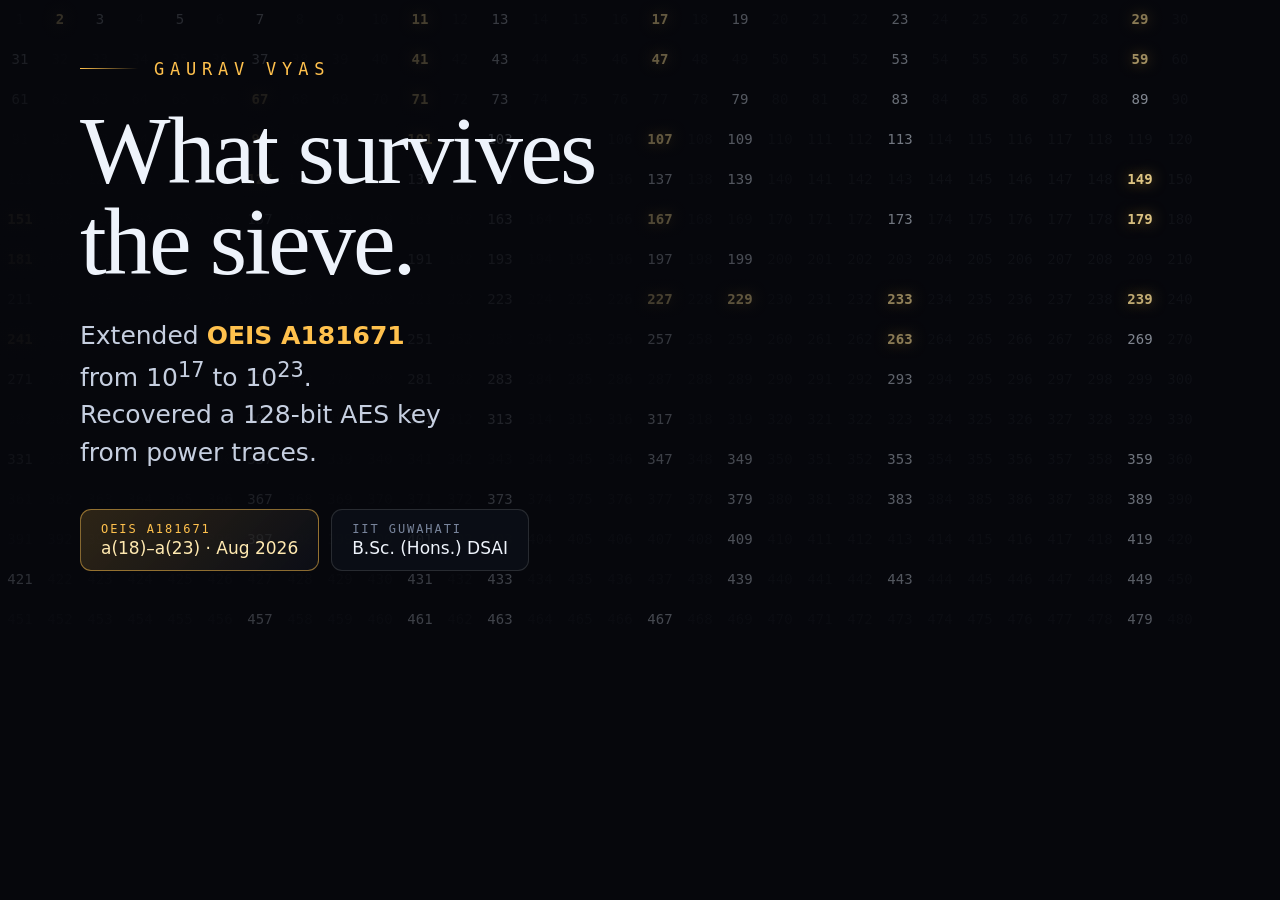
<file: tools/og.html>
<!DOCTYPE html>
<html><head><meta charset="utf-8">
<style>
  *{box-sizing:border-box;margin:0;padding:0}
  html,body{width:1200px;height:630px;overflow:hidden;background:#06070c}
  body{
    font-family:system-ui,-apple-system,"Segoe UI",Roboto,sans-serif;
    color:#c6cfe0;position:relative;
  }
  #g{position:absolute;inset:0}
  .veil{
    position:absolute;inset:0;
    background:
      radial-gradient(110% 90% at 6% 45%, rgba(6,7,12,.98) 0%, rgba(6,7,12,.9) 34%, rgba(6,7,12,.25) 66%, rgba(6,7,12,0) 88%),
      linear-gradient(to bottom, rgba(6,7,12,.5), rgba(6,7,12,0) 30%, rgba(6,7,12,.55));
  }
  .in{position:absolute;inset:0;padding:74px 80px;display:flex;flex-direction:column;justify-content:center}
  .eb{
    font-family:ui-monospace,Consolas,monospace;font-size:17px;letter-spacing:.34em;
    text-transform:uppercase;color:#ffc14d;margin-bottom:26px;display:flex;align-items:center;gap:16px;
  }
  .eb i{display:block;width:58px;height:1px;background:linear-gradient(to right,#ffc14d,rgba(255,193,77,0))}
  h1{
    font-family:"Iowan Old Style",Palatino,Georgia,serif;font-weight:400;
    font-size:96px;line-height:.95;letter-spacing:-.03em;color:#eef3fb;margin-bottom:30px;
  }
  p{font-size:25px;line-height:1.5;color:#c6cfe0;max-width:23ch}
  p b{color:#ffc14d;font-weight:600}
  .chips{display:flex;gap:12px;margin-top:38px}
  .c{
    border:1px solid rgba(255,255,255,.12);border-radius:11px;padding:12px 20px;
    background:rgba(13,16,25,.75);
  }
  .c.gold{border-color:rgba(255,193,77,.5);background:linear-gradient(135deg,rgba(255,193,77,.16),rgba(13,16,25,.8))}
  .k{font-family:ui-monospace,Consolas,monospace;font-size:12px;letter-spacing:.16em;text-transform:uppercase;color:#78849b}
  .c.gold .k{color:#ffc14d}
  .v{font-size:17px;color:#eef3fb;margin-top:2px}
  .c.gold .v{color:#ffe9b0}
</style></head>
<body>
<canvas id="g" width="1200" height="630"></canvas>
<div class="veil"></div>
<div class="in">
  <div class="eb"><i></i>Gaurav Vyas</div>
  <h1>What survives<br>the sieve.</h1>
  <p>Extended <b>OEIS A181671</b> from 10<sup>17</sup> to 10<sup>23</sup>. Recovered a 128-bit AES key from power traces.</p>
  <div class="chips">
    <div class="c gold"><div class="k">OEIS A181671</div><div class="v">a(18)–a(23) · Aug 2026</div></div>
    <div class="c"><div class="k">IIT Guwahati</div><div class="v">B.Sc. (Hons.) DSAI</div></div>
  </div>
</div>
<script src="../assets/js/sieve.js"></script>
<script>
(function(){
  var cell=40, cols=Math.floor(1200/cell), rows=Math.ceil(630/cell);
  var N=cols*rows, S=window.Sieve.compute(N);
  var c=document.getElementById('g').getContext('2d');
  var offX=Math.round((1200-cols*cell)/2);
  c.textAlign='center';c.textBaseline='middle';
  var f=Math.round(cell*0.36);
  c.font='400 '+f+'px ui-monospace,Consolas,monospace';
  for(var i=1;i<=N;i++){
    var k=i-1, x=offX+(k%cols)*cell+cell/2, y=Math.floor(k/cols)*cell+cell/2;
    if(S.isRamanujan[i]) continue;
    c.fillStyle = S.composite[i] ? 'rgba(122,134,156,.085)' : 'rgba(232,241,255,.72)';
    c.fillText(String(i),x,y);
  }
  c.font='700 '+f+'px ui-monospace,Consolas,monospace';
  for(var j=0;j<S.R.length;j++){
    var v=S.R[j], kk=v-1;
    var x2=offX+(kk%cols)*cell+cell/2, y2=Math.floor(kk/cols)*cell+cell/2;
    c.shadowColor='rgba(255,193,77,.6)'; c.shadowBlur=14;
    c.fillStyle='rgba(255,225,150,.95)';
    c.fillText(String(v),x2,y2);
  }
  c.shadowBlur=0;
  document.title='ready:'+S.verify.ok;
})();
</script>
</body></html>
</file>
<file: assets/css/style.css>
/* ═══════════════════════════════════════════════════════════════
   Gaurav Vyas — "What survives the sieve"
   Zero dependencies. System fonts only. Dark by design.
   ═══════════════════════════════════════════════════════════════ */

:root{
  --ink:        #06070c;
  --ink-rgb:    6,7,12;
  --ink-2:      #0a0c15;
  --panel:      #0d1019;
  --panel-2:    #11141f;
  --line:       rgba(255,255,255,.085);
  --line-2:     rgba(255,255,255,.16);

  --txt:        #c6cfe0;
  --txt-hi:     #eef3fb;
  --txt-dim:    #78849b;
  --txt-faint:  #4c5668;

  --prime:      #e8f1ff;
  --cyan:       #56dcff;
  --cyan-dim:   #2b7f97;
  --gold:       #ffc14d;
  --gold-hot:   #ffe9b0;
  --rose:       #ff8fa3;

  /* rgb triplets so the decorative layer can re-tint per theme */
  --glow-rgb:   255,193,77;
  --cy-rgb:     86,220,255;

  --sans: system-ui, -apple-system, "Segoe UI", Roboto, "Helvetica Neue", Arial, sans-serif;
  --serif: "Iowan Old Style", "Palatino Linotype", Palatino, "Book Antiqua", Georgia, serif;
  --mono: ui-monospace, "Cascadia Mono", "JetBrains Mono", "SF Mono", Consolas, "Liberation Mono", monospace;

  --gut: clamp(20px, 5vw, 64px);
  --maxw: 1120px;
  --ease: cubic-bezier(.22,.68,.36,1);
}

*,*::before,*::after{ box-sizing:border-box; }

html{
  background:var(--ink);
  scroll-behavior:smooth;
  -webkit-text-size-adjust:100%;
}
html:focus-within{ scroll-padding-top:90px; }

body{
  margin:0;
  background:var(--ink);
  color:var(--txt);
  font-family:var(--sans);
  font-size:16px;
  line-height:1.62;
  overflow-x:hidden;
  -webkit-font-smoothing:antialiased;
  text-rendering:optimizeLegibility;
}

img{ max-width:100%; height:auto; display:block; }

a{ color:var(--cyan); text-decoration:none; }
a:hover{ color:var(--gold); }

:focus-visible{
  outline:2px solid var(--gold);
  outline-offset:3px;
  border-radius:3px;
}

code{
  font-family:var(--mono);
  font-size:.9em;
  color:var(--gold-hot);
  background:rgba(255,193,77,.08);
  padding:.08em .36em;
  border-radius:4px;
}

sup,sub{ font-size:.62em; line-height:0; }

.wrap{
  width:100%;
  max-width:var(--maxw);
  margin-inline:auto;
  padding-inline:var(--gut);
  position:relative; z-index:1;         /* content rides above the ambient tints */
}

.muted{ color:var(--txt-dim); }
.gold{ color:var(--gold); }

.skip-link{
  position:absolute; left:-9999px; top:0; z-index:200;
  background:var(--gold); color:#140d00;
  padding:12px 20px; font-weight:700; border-radius:0 0 8px 0;
}
.skip-link:focus{ left:0; }

/* ══════════════════ top bar ══════════════════ */

.bar{
  position:fixed; inset:0 0 auto 0; z-index:100;
  display:flex; align-items:center; gap:20px;
  padding:14px var(--gut);
  background:rgba(6,7,12,0);
  border-bottom:1px solid transparent;
  transition:background .35s var(--ease), border-color .35s var(--ease), backdrop-filter .35s;
}
.bar.is-stuck{
  background:rgba(6,7,12,.82);
  backdrop-filter:blur(14px) saturate(1.3);
  -webkit-backdrop-filter:blur(14px) saturate(1.3);
  border-bottom-color:var(--line);
}

.mark{
  font-family:var(--mono);
  font-size:19px; font-weight:700; letter-spacing:-.02em;
  color:var(--gold);
  display:flex; align-items:baseline;
  text-shadow:0 0 18px rgba(255,193,77,.45);
}
.mark-sub{ font-size:12px; color:var(--txt-dim); }
.mark:hover{ color:var(--gold-hot); }

.bar-nav{
  display:flex; gap:26px;
  margin-left:auto;
  font-family:var(--mono);
  font-size:12.5px; letter-spacing:.1em; text-transform:uppercase;
}
.bar-nav a{
  color:var(--txt-dim);
  position:relative;
  padding-block:4px;
  transition:color .2s;
}
.bar-nav a::after{
  content:""; position:absolute; left:0; right:100%; bottom:0;
  height:1px; background:var(--gold);
  transition:right .3s var(--ease);
}
.bar-nav a:hover, .bar-nav a.is-current{ color:var(--txt-hi); }
.bar-nav a:hover::after, .bar-nav a.is-current::after{ right:0; }

.bar-actions{
  display:flex; align-items:center; gap:8px;
}

/* shown only below 760px, where .bar-nav itself becomes a dropdown */
.nav-toggle{
  display:none;
  align-items:center; justify-content:center;
  width:34px; height:34px; padding:0;
  background:transparent;
  border:1px solid var(--line-2);
  border-radius:999px;
  color:var(--txt-dim);
  cursor:pointer;
  transition:all .25s var(--ease);
}
.nav-toggle:hover{ border-color:var(--gold); color:var(--txt-hi); }
.nav-toggle-icon{ position:relative; width:15px; height:1.5px; background:currentColor; }
.nav-toggle-icon::before,
.nav-toggle-icon::after{
  content:""; position:absolute; left:0; width:100%; height:1.5px;
  background:currentColor;
  transition:transform .25s var(--ease), top .25s var(--ease), opacity .2s var(--ease);
}
.nav-toggle-icon::before{ top:-5px; }
.nav-toggle-icon::after{ top:5px; }
.nav-toggle[aria-expanded="true"]{ border-color:var(--gold); color:var(--gold-hot); }
.nav-toggle[aria-expanded="true"] .nav-toggle-icon{ background:transparent; }
.nav-toggle[aria-expanded="true"] .nav-toggle-icon::before{ top:0; transform:rotate(45deg); }
.nav-toggle[aria-expanded="true"] .nav-toggle-icon::after{ top:0; transform:rotate(-45deg); }

.theme-toggle{
  display:flex; align-items:center; gap:8px;
  background:transparent;
  border:1px solid var(--line-2);
  color:var(--txt-dim);
  font-family:var(--mono); font-size:11.5px;
  letter-spacing:.12em; text-transform:uppercase;
  padding:7px 13px; border-radius:999px;
  cursor:pointer;
  transition:all .25s var(--ease);
}
.theme-toggle:hover{ border-color:var(--gold); color:var(--txt-hi); }
.theme-icon{
  font-size:12px; line-height:1;
  display:inline-flex; align-items:center; justify-content:center;
}
.theme-toggle[aria-pressed="true"]{
  border-color:var(--gold);
  color:var(--gold-hot);
  background:rgba(255,193,77,.1);
}

.skim-toggle{
  display:flex; align-items:center; gap:8px;
  background:transparent;
  border:1px solid var(--line-2);
  color:var(--txt-dim);
  font-family:var(--mono); font-size:11.5px;
  letter-spacing:.12em; text-transform:uppercase;
  padding:7px 13px; border-radius:999px;
  cursor:pointer;
  transition:all .25s var(--ease);
}
.skim-toggle:hover{ border-color:var(--gold); color:var(--txt-hi); }
.skim-dot{
  width:7px; height:7px; border-radius:50%;
  background:var(--txt-faint);
  transition:all .25s var(--ease);
}
.skim-toggle[aria-pressed="true"]{
  border-color:var(--gold);
  color:var(--gold-hot);
  background:rgba(255,193,77,.09);
}
.skim-toggle[aria-pressed="true"] .skim-dot{
  background:var(--gold);
  box-shadow:0 0 10px var(--gold);
}

/* ══════════════════ hero ══════════════════ */

.hero{
  position:relative;
  min-height:100svh;
  display:flex; align-items:flex-start;
  /* the top band is reserved for the low Ramanujan primes — the
     clickable project anchors — so the copy starts below them */
  padding:clamp(210px, 28vh, 330px) 0 52px;
  overflow:hidden;
  isolation:isolate;
}

.sieve-base, .sieve-glow{
  position:absolute; inset:0;
  width:100%; height:100%;
  z-index:-2;
  pointer-events:none;
}
.sieve-glow{ z-index:-1; }

.hero-vignette{
  position:absolute; inset:0; z-index:-1; pointer-events:none;
  background:
    radial-gradient(96% 66% at 4% 66%, rgba(var(--ink-rgb),.985) 0%, rgba(var(--ink-rgb),.95) 40%, rgba(var(--ink-rgb),.62) 66%, rgba(var(--ink-rgb),0) 92%),
    linear-gradient(to bottom, rgba(var(--ink-rgb),.5) 0%, rgba(var(--ink-rgb),0) 7%, rgba(var(--ink-rgb),0) 66%, var(--ink) 100%);
}

.hero-inner{
  width:100%;
  max-width:var(--maxw);
  margin-inline:auto;
  padding-inline:var(--gut);
  position:relative; z-index:2;
}

.display{
  font-family:var(--serif);
  font-weight:400;
  font-size:clamp(2.9rem, 9.4vw, 6.6rem);
  line-height:.96;
  letter-spacing:-.028em;
  color:var(--txt-hi);
  margin:0 0 30px;
  max-width:15ch;
  text-wrap:balance;
}

/* ── the name is the biggest thing on the page ── */
.display-name{
  font-size:clamp(2.7rem, 10.6vw, 7.4rem);
  letter-spacing:-.032em;
  margin:0 0 14px;
  max-width:none;
  text-wrap:nowrap;
  filter:drop-shadow(0 0 46px rgba(var(--glow-rgb),.15));
}
.display-tagline{
  font-family:var(--serif); font-style:italic; font-weight:400;
  font-size:clamp(1.35rem, 3.6vw, 2.35rem);
  line-height:1.15; letter-spacing:-.01em;
  color:var(--txt-dim);
  margin:0 0 30px;
}

.lede{
  font-size:clamp(1rem, 2.1vw, 1.22rem);
  line-height:1.68;
  color:var(--txt);
  max-width:56ch;
  margin:0 0 34px;
}
.lede strong{ color:var(--txt-hi); font-weight:600; }
.lede .hl{ color:var(--gold); }

.chips{
  list-style:none; margin:0 0 30px; padding:0;
  display:flex; flex-wrap:wrap; gap:10px;
}
.chip{
  display:flex; flex-direction:column; gap:1px;
  padding:10px 16px;
  background:rgba(13,16,25,.72);
  border:1px solid var(--line);
  border-radius:10px;
  backdrop-filter:blur(6px);
  -webkit-backdrop-filter:blur(6px);
}
.chip-k{
  font-family:var(--mono); font-size:10.5px;
  letter-spacing:.16em; text-transform:uppercase;
  color:var(--txt-dim);
}
.chip-v{ font-size:13.5px; color:var(--txt-hi); font-weight:500; }
.chip-gold{
  border-color:rgba(255,193,77,.45);
  background:linear-gradient(135deg, rgba(255,193,77,.14), rgba(13,16,25,.75));
  box-shadow:0 0 34px rgba(255,193,77,.1);
}
.chip-gold .chip-k{ color:var(--gold); }
.chip-gold .chip-v{ color:var(--gold-hot); }

.hero-cta{ display:flex; flex-wrap:wrap; gap:12px; }

.btn{
  display:inline-flex; align-items:center; gap:8px;
  padding:13px 24px;
  border:1px solid var(--line-2);
  border-radius:999px;
  font-family:var(--mono); font-size:12.5px;
  letter-spacing:.1em; text-transform:uppercase;
  color:var(--txt);
  background:rgba(13,16,25,.6);
  transition:all .25s var(--ease);
  position:relative; overflow:hidden;   /* sheen sweep lives in the polish layer */
}
.btn:hover{
  border-color:var(--gold);
  color:var(--gold-hot);
  transform:translateY(-2px);
}
.btn-primary{
  background:var(--gold);
  border-color:var(--gold);
  color:#160e00;
  font-weight:700;
}
.btn-primary:hover{
  background:var(--gold-hot);
  color:#160e00;
  box-shadow:0 10px 34px rgba(255,193,77,.3);
}

.readout{
  position:fixed;
  right:var(--gut); bottom:24px; z-index:12;
  transition:opacity .45s var(--ease), visibility .45s;
  display:flex; flex-direction:column; gap:3px;
  font-family:var(--mono); font-size:11px;
  color:var(--txt-faint);
  text-align:right;
  pointer-events:none;
  padding:12px 15px;
  border:1px solid var(--line);
  border-radius:10px;
  background:rgba(6,7,12,.82);
  backdrop-filter:blur(9px);
  -webkit-backdrop-filter:blur(9px);
}
.readout-row{ display:flex; gap:10px; justify-content:flex-end; }
.readout-k{ color:var(--txt-faint); letter-spacing:.1em; }
.readout-v{ color:var(--txt-dim); min-width:16ch; text-align:right; }
.readout-check .readout-v.ok{ color:var(--gold); }
.readout-check .readout-v.bad{ color:var(--rose); }
/* the instrument panel belongs to the sieve; it retires once you leave it */
body.past-hero .readout{ opacity:0; visibility:hidden; }

.hero-hint{
  margin:26px 0 0;
  max-width:52ch;
  font-size:12.5px; line-height:1.65;
  color:var(--txt-faint);
  padding-left:14px;
  border-left:1px solid rgba(255,193,77,.32);
}
.hero-hint b{ font-weight:600; }

/* ══════════════════ ledger ══════════════════ */

.ledger{
  border-block:1px solid var(--line);
  background:linear-gradient(to bottom, var(--ink-2), var(--ink));
}
.ledger-grid{
  display:grid;
  grid-template-columns:repeat(auto-fit, minmax(210px,1fr));
  gap:0;
  padding-block:0;
}
.ledger-item{
  padding:30px 26px 30px 0;
  border-right:1px solid var(--line);
}
.ledger-item:last-child{ border-right:0; }
.ledger-item dt{
  font-family:var(--mono); font-size:10.5px;
  letter-spacing:.18em; text-transform:uppercase;
  color:var(--gold); margin-bottom:9px;
}
.ledger-item dd{
  margin:0; font-size:14.5px; line-height:1.5; color:var(--txt-hi);
}
.ledger-item dd .muted{ font-size:13px; }

/* ══════════════════ sections ══════════════════ */

.section{ padding-block:clamp(72px, 11vw, 132px); position:relative; }

.sec-head{ margin-bottom:46px; }
.sec-idx{
  font-family:var(--mono); font-size:11.5px;
  letter-spacing:.3em; color:var(--gold);
  margin:0 0 12px;
}
.sec-title{
  font-family:var(--serif); font-weight:400;
  font-size:clamp(2rem, 5.2vw, 3.3rem);
  line-height:1.04; letter-spacing:-.02em;
  color:var(--txt-hi);
  margin:0 0 14px;
}
.sec-note{
  margin:0; max-width:58ch;
  color:var(--txt-dim); font-size:15px;
}

/* ══════════════════ filters ══════════════════ */

.filters{
  display:flex; flex-wrap:wrap; gap:8px;
  margin-bottom:34px;
  padding-bottom:22px;
  border-bottom:1px solid var(--line);
}
.filter{
  background:transparent;
  border:1px solid var(--line);
  border-radius:999px;
  color:var(--txt-dim);
  font-family:var(--mono); font-size:11.5px;
  letter-spacing:.1em; text-transform:uppercase;
  padding:8px 16px; cursor:pointer;
  transition:all .22s var(--ease);
}
.filter:hover{ color:var(--txt-hi); border-color:var(--line-2); }
.filter.is-on{
  background:var(--gold); border-color:var(--gold);
  color:#160e00; font-weight:700;
}
.filter-n{ opacity:.6; margin-left:4px; }

/* ══════════════════ cards ══════════════════ */

.cards{
  list-style:none; margin:0; padding:0;
  display:grid;
  grid-template-columns:repeat(2, minmax(0,1fr));
  gap:18px;
  counter-reset:none;
}
.card{
  grid-column:span 1;
  display:flex;
  position:relative;                    /* cursor spotlight anchors here */
  background:linear-gradient(150deg, var(--panel) 0%, var(--ink-2) 100%);
  border:1px solid var(--line);
  border-radius:14px;
  overflow:hidden;
  transition:border-color .3s var(--ease), transform .3s var(--ease), box-shadow .3s var(--ease);
}
.card:hover{
  border-color:var(--line-2);
  transform:translateY(-3px);
  box-shadow:0 18px 46px rgba(0,0,0,.5);
}
.card.is-hidden{ display:none; }

.card.is-pinged{
  border-color:var(--gold);
  box-shadow:0 0 0 1px var(--gold), 0 0 60px rgba(255,193,77,.22);
}

.card-rail{
  flex:0 0 74px;
  display:flex; flex-direction:column;
  align-items:center; justify-content:flex-start; gap:2px;
  padding-top:28px;
  background:rgba(255,193,77,.045);
  border-right:1px solid var(--line);
  font-family:var(--mono);
  position:relative; z-index:1;         /* stay above the card spotlight */
}
.rail-r{ font-size:11px; color:var(--txt-faint); letter-spacing:.06em; }
.rail-n{
  font-size:23px; font-weight:700; color:var(--gold);
  text-shadow:0 0 20px rgba(255,193,77,.4);
  line-height:1;
}

.card-body{ padding:26px 28px 24px; flex:1 1 auto; min-width:0; position:relative; z-index:1; }

.kicker{
  font-family:var(--mono); font-size:10.5px;
  letter-spacing:.2em; text-transform:uppercase;
  color:var(--cyan); margin:0 0 10px;
}
.kicker-gold{ color:var(--gold); }
.kicker-null{ color:var(--rose); }

.card-title{
  font-family:var(--serif); font-weight:400;
  font-size:clamp(1.25rem, 2.7vw, 1.72rem);
  line-height:1.18; letter-spacing:-.014em;
  color:var(--txt-hi); margin:0 0 10px;
  text-wrap:balance;
}
.card-line{
  margin:0 0 16px; max-width:62ch;
  color:var(--txt); font-size:15px;
}

.metrics{
  list-style:none; margin:0 0 16px; padding:0;
  display:flex; flex-wrap:wrap; gap:7px;
}
.metrics li{
  font-family:var(--mono); font-size:11.5px;
  color:var(--txt-dim);
  background:rgba(255,255,255,.035);
  border:1px solid var(--line);
  border-radius:7px;
  padding:6px 11px;
  letter-spacing:.01em;
}
.metrics b{ color:var(--gold); font-weight:700; }

.card-detail{
  margin:0 0 16px;
  padding-left:16px;
  border-left:2px solid var(--line);
}
.card-detail p{
  margin:0 0 10px; max-width:68ch;
  font-size:14.2px; line-height:1.68;
  color:var(--txt-dim);
}
.card-detail p:last-child{ margin-bottom:0; }
.card-caveat{
  color:var(--txt-faint) !important;
  font-style:italic;
}
.card-caveat b{ color:var(--rose); font-style:normal; }

.links{
  display:flex; flex-wrap:wrap; gap:8px 20px;
  margin:0;
  font-family:var(--mono); font-size:12.5px;
}
.link-strong{ color:var(--gold); font-weight:600; }
.link-strong:hover{ color:var(--gold-hot); }
.link-note{ color:var(--txt-faint); font-style:italic; }

.card-feature{
  grid-column:span 2;
  background:
    radial-gradient(120% 150% at 0% 0%, rgba(255,193,77,.1) 0%, rgba(255,193,77,0) 55%),
    linear-gradient(150deg, var(--panel-2) 0%, var(--ink-2) 100%);
  border-color:rgba(255,193,77,.3);
}
.card-feature .card-rail{
  background:rgba(255,193,77,.1);
  border-right-color:rgba(255,193,77,.24);
}
.card-null .card-rail{ background:rgba(255,143,163,.05); }
.card-null .rail-n{ color:var(--rose); text-shadow:0 0 20px rgba(255,143,163,.35); }

/* the feature card carries the real OEIS entry alongside the description */
.cf-grid{ display:grid; grid-template-columns:1fr; gap:26px; }
/* Two columns only when the citation panel is actually shown — in skim
   mode it is hidden, and a reserved empty column would crush the text. */
@media (min-width:980px){
  body:not(.skim) .cf-grid{
    grid-template-columns:minmax(0,1.3fr) minmax(292px,.7fr);
    gap:34px;
  }
}
.cf-cite{
  border:1px solid rgba(255,193,77,.26);
  border-radius:11px;
  background:rgba(6,7,12,.55);
  padding:16px 18px;
  align-self:start;
}
.cf-cite-head, .cf-cite-foot{
  font-family:var(--mono); font-size:10px;
  letter-spacing:.2em; text-transform:uppercase;
  color:var(--txt-faint); margin:0 0 12px;
}
.cf-cite-foot{ margin:12px 0 0; letter-spacing:.08em; text-transform:none; color:var(--cyan-dim); }
.cf-cite-body{
  margin:0; font-family:var(--mono);
  font-size:10.5px; line-height:1.66;
  color:var(--txt-dim);
  white-space:pre-wrap; overflow-wrap:break-word;
}
.cf-cite-body .cf-f{ color:var(--cyan-dim); }
.cf-cite-body b{ color:var(--gold-hot); font-weight:600; }

.card-compact .card-title{ font-size:1.15rem; }
.card-compact .card-line{ font-size:14px; }
.card-compact .card-rail{ flex-basis:62px; }
.card-compact .rail-n{ font-size:19px; }

/* ══════════════════ method ══════════════════ */

.section-method{
  background:linear-gradient(to bottom, var(--ink), var(--ink-2), var(--ink));
  border-block:1px solid var(--line);
}
.method-grid{
  display:grid;
  grid-template-columns:repeat(auto-fit, minmax(265px,1fr));
  gap:24px;
}
.method{
  display:flex; flex-direction:column;
  padding:28px 26px;
  border:1px solid var(--line);
  border-radius:14px;
  background:rgba(13,16,25,.5);
  position:relative;
  transition:border-color .3s var(--ease), background .3s var(--ease);
}
.method:hover{ border-color:rgba(255,193,77,.34); background:rgba(17,20,31,.7); }
.method-n{
  font-family:var(--serif); font-style:italic;
  font-size:30px; color:var(--gold);
  margin:0 0 12px; line-height:1; opacity:.85;
}
.method h3{
  font-family:var(--serif); font-weight:400;
  font-size:1.32rem; line-height:1.25;
  color:var(--txt-hi); margin:0 0 12px;
  text-wrap:balance;
}
.method p{ margin:0 0 14px; font-size:14.4px; color:var(--txt-dim); }
.method-tag{
  margin:0 !important;
  margin-top:auto !important;   /* the three maxims line up across the row */
  padding-top:18px;
  border-top:1px solid var(--line);
  font-family:var(--mono); font-size:12px;
  color:var(--gold) !important;
  line-height:1.5;
}

/* ══════════════════ record ══════════════════ */

.record{ list-style:none; margin:0 0 48px; padding:0; }
.rec{
  display:grid;
  grid-template-columns:130px 1fr;
  gap:24px;
  padding:24px 0;
  border-top:1px solid var(--line);
}
.rec:last-child{ border-bottom:1px solid var(--line); }
.rec-when{
  margin:0;
  font-family:var(--mono); font-size:12px;
  letter-spacing:.1em; color:var(--gold);
  padding-top:4px;
}
.rec-what h3{
  font-family:var(--serif); font-weight:400;
  font-size:1.25rem; color:var(--txt-hi);
  margin:0 0 7px; line-height:1.3;
}
.rec-what p{ margin:0; font-size:14.5px; color:var(--txt-dim); max-width:64ch; }

.stack-title{
  font-family:var(--mono); font-size:11px;
  letter-spacing:.2em; text-transform:uppercase;
  color:var(--txt-faint); margin:0 0 14px;
}
.stack-list{ display:flex; flex-wrap:wrap; gap:7px; margin:0; }
.stack-list span{
  font-family:var(--mono); font-size:12px;
  color:var(--txt-dim);
  border:1px solid var(--line);
  border-radius:6px; padding:5px 11px;
}

/* ══════════════════ contact ══════════════════ */

.section-contact{
  background:linear-gradient(to bottom, var(--ink), #080a11);
  border-top:1px solid var(--line);
}
.contact-wrap{
  display:grid;
  grid-template-columns:1fr 1.15fr;
  gap:clamp(32px, 5vw, 56px);
  align-items:start;
}
.contact-title{
  font-family:var(--serif); font-weight:400;
  font-size:clamp(2.3rem, 6.6vw, 4.2rem);
  line-height:1; letter-spacing:-.03em;
  color:var(--txt-hi); margin:0 0 16px;
}
.contact-line{ max-width:48ch; color:var(--txt-dim); margin:0 0 24px; }

.contact-mails{
  display:flex; flex-direction:column; gap:14px;
  margin:0 0 24px;
}
.mail-item{ display:flex; flex-direction:column; gap:2px; }
.mail-label{
  font-family:var(--mono); font-size:11px;
  letter-spacing:.12em; text-transform:uppercase;
  color:var(--txt-dim);
}
.mail-item a{
  font-family:var(--mono);
  font-size:clamp(1rem, 2.2vw, 1.22rem);
  color:var(--gold);
  border-bottom:1px solid rgba(255,193,77,.35);
  padding-bottom:2px;
  word-break:break-word;
  text-decoration:none;
  display:inline-block;
  transition:color .2s var(--ease), border-color .2s var(--ease);
}
.mail-item a:hover{ color:var(--gold-hot); border-bottom-color:var(--gold-hot); }

.contact-links{
  list-style:none; margin:0 0 26px; padding:0;
  display:flex; flex-wrap:wrap; gap:14px 20px;
  font-family:var(--mono); font-size:12px;
  letter-spacing:.08em; text-transform:uppercase;
}

.portrait{ margin:0; display:inline-block; }
.portrait img{
  width:clamp(110px, 18vw, 160px);
  aspect-ratio:1;
  object-fit:cover;
  border-radius:50%;
  border:1px solid rgba(255,193,77,.3);
  filter:grayscale(1) contrast(1.06);
  transition:filter .5s var(--ease), border-color .5s var(--ease);
}
.portrait img:hover{ filter:grayscale(0) contrast(1); border-color:var(--gold); }

/* ── Contact Form ── */
.contact-form-pane{
  background:rgba(13,16,25,.75);
  border:1px solid var(--line);
  border-radius:18px;
  padding:clamp(22px, 3.5vw, 36px);
  backdrop-filter:blur(8px);
  -webkit-backdrop-filter:blur(8px);
  box-shadow:0 12px 40px rgba(0,0,0,.35);
}
.form-title{
  font-family:var(--serif); font-size:1.6rem; font-weight:400;
  color:var(--txt-hi); margin:0 0 6px;
}
.form-desc{
  font-size:13.5px; color:var(--txt-dim); margin:0 0 20px;
}
.contact-form{
  display:flex; flex-direction:column; gap:16px;
}
.form-row{
  display:grid; grid-template-columns:1fr 1fr; gap:14px;
}
@media (max-width:540px){
  .form-row{ grid-template-columns:1fr; }
}
.form-field{
  display:flex; flex-direction:column; gap:6px;
}
.form-field label{
  font-family:var(--mono); font-size:11px;
  letter-spacing:.12em; text-transform:uppercase;
  color:var(--txt-dim);
}
.form-field input,
.form-field textarea{
  width:100%;
  background:rgba(6,7,12,.7);
  border:1px solid var(--line-2);
  border-radius:8px;
  padding:11px 14px;
  color:var(--txt-hi);
  font-family:var(--sans);
  font-size:14.5px;
  line-height:1.5;
  outline:none;
  box-sizing:border-box;
  transition:border-color .2s var(--ease), box-shadow .2s var(--ease);
}
.form-field textarea{
  resize:vertical; min-height:100px;
}
.form-field input:focus,
.form-field textarea:focus{
  border-color:var(--gold);
  box-shadow:0 0 0 3px rgba(255,193,77,.18);
}
.form-field input::placeholder,
.form-field textarea::placeholder{
  color:var(--txt-faint); font-size:13.5px;
}
.form-submit{
  align-self:flex-start; cursor:pointer; margin-top:4px;
}
.form-status{
  font-family:var(--mono); font-size:12.5px;
  margin-top:6px; min-height:20px;
  transition:all .3s var(--ease);
}
.form-status.is-success{ color:#2ed573; }
.form-status.is-error{ color:var(--rose); }

/* ══════════════════ footer ══════════════════ */

.foot{
  border-top:1px solid var(--line);
  padding-block:26px;
  background:var(--ink);
}
.foot-wrap{
  display:flex; flex-wrap:wrap; gap:12px 28px;
  justify-content:space-between; align-items:center;
  font-family:var(--mono); font-size:11.5px;
  color:var(--txt-faint);
}
.foot-wrap p{ margin:0; }
.foot-mid{ color:var(--txt-faint); }
.foot-profiles{
  display:flex; flex-wrap:wrap; gap:8px 16px;
  align-items:center;
}
.foot-profiles a{
  color:var(--txt-dim);
  transition:color .2s;
}
.foot-profiles a:hover{
  color:var(--gold);
}

.noscript-note{
  padding-block:20px;
  color:var(--txt-dim);
  font-size:14px;
  border-top:1px solid var(--line);
}

/* ══════════════════ POLISH LAYER ══════════════════
   Decorative only — no content lives in here. Colours come from the
   --glow-rgb / --cy-rgb triplets, so it re-tints itself for light mode.
   Everything degrades quietly with prefers-reduced-motion. */

::selection{ background:rgba(var(--glow-rgb),.30); color:var(--txt-hi); }
html{ scrollbar-color:rgba(var(--glow-rgb),.32) rgba(128,128,128,.06); scrollbar-width:thin; }
::-webkit-scrollbar{ width:11px; height:11px; }
::-webkit-scrollbar-track{ background:rgba(128,128,128,.07); }
::-webkit-scrollbar-thumb{
  background:rgba(var(--glow-rgb),.30);
  border-radius:99px;
  border:3px solid transparent;
  background-clip:padding-box;
}
::-webkit-scrollbar-thumb:hover{ background:rgba(var(--glow-rgb),.5); background-clip:padding-box; }

/* ── scroll progress: a hairline of cyan turning gold as you descend ── */
.scroll-progress{
  position:fixed; inset:0 0 auto 0; height:2px; z-index:150;
  transform:scaleX(0); transform-origin:0 50%;
  background:linear-gradient(90deg, var(--cyan-dim), var(--cyan) 30%, var(--gold) 72%, var(--gold-hot));
  pointer-events:none;
}
@supports (animation-timeline:scroll()){
  .scroll-progress{
    animation:progress-grow linear both;
    animation-timeline:scroll(root);
  }
}
@keyframes progress-grow{ from{ transform:scaleX(0); } to{ transform:scaleX(1); } }

/* ── film grain: keeps the flat panels from looking like plastic ── */
.grain{
  position:fixed; inset:0; z-index:140; pointer-events:none;
  opacity:.045;
  background-image:url("data:image/svg+xml,%3Csvg xmlns='http://www.w3.org/2000/svg' width='140' height='140'%3E%3Cfilter id='n'%3E%3CfeTurbulence type='fractalNoise' baseFrequency='.9' numOctaves='2' stitchTiles='stitch'/%3E%3C/filter%3E%3Crect width='100%25' height='100%25' filter='url(%23n)' opacity='.7'/%3E%3C/svg%3E");
}
body.light-mode .grain{ opacity:.028; }

/* ── the headline: the surviving primes catch the light ── */
.display-glow{
  background:linear-gradient(100deg,
    var(--gold) 0%, var(--gold-hot) 26%, var(--cyan) 52%, var(--gold) 78%, var(--gold-hot) 100%);
  background-size:230% 100%;
  -webkit-background-clip:text; background-clip:text;
  color:transparent;
  -webkit-text-fill-color:transparent;
  filter:drop-shadow(0 0 26px rgba(var(--glow-rgb),.22));
  animation:shine 10s linear infinite;
}
@keyframes shine{ to{ background-position:-230% 0; } }

/* ── ambient light under each section ── */
.section::before{
  content:""; position:absolute; inset:0; z-index:0; pointer-events:none;
  background:
    radial-gradient(55% 42% at 92% 2%, rgba(var(--cy-rgb),.05), transparent 62%),
    radial-gradient(52% 45% at 2% 98%, rgba(var(--glow-rgb),.055), transparent 62%);
}
.section-method::before{
  background:
    radial-gradient(46% 38% at 88% 8%, rgba(var(--glow-rgb),.06), transparent 60%),
    radial-gradient(50% 42% at 6% 92%, rgba(var(--cy-rgb),.05), transparent 62%);
}
.ledger{ position:relative; }
.ledger::before{
  content:""; position:absolute; inset:0; z-index:0; pointer-events:none;
  background:radial-gradient(70% 160% at 50% 50%, rgba(var(--glow-rgb),.04), transparent 70%);
}

/* ── cards: a gold spotlight that follows the cursor ──
   (--sx/--sy are written by main.js; the fallback rests off the top edge) */
.card::before{
  content:""; position:absolute; inset:0; z-index:0; pointer-events:none;
  background:radial-gradient(360px 260px at var(--sx, 50%) var(--sy, -80%),
    rgba(var(--glow-rgb),.11), rgba(var(--cy-rgb),.03) 42%, transparent 70%);
  opacity:0;
  transition:opacity .4s var(--ease);
}
.card:hover::before{ opacity:1; }
.card:hover .rail-n{ transform:translateY(-2px) scale(1.12); }
.rail-n{ transition:transform .35s var(--ease); }

/* the feature card breathes — it is the one worth looking at twice */
@keyframes feature-breathe{
  0%, 100%{ box-shadow:0 0 30px rgba(var(--glow-rgb),.05); }
  50%     { box-shadow:0 0 64px rgba(var(--glow-rgb),.17); }
}
@keyframes feature-breathe-light{
  0%, 100%{ box-shadow:0 6px 24px rgba(var(--glow-rgb),.05); }
  50%     { box-shadow:0 6px 30px rgba(var(--glow-rgb),.14); }
}
.card-feature{ animation:feature-breathe 8s ease-in-out infinite; }
body.light-mode .card-feature{ animation-name:feature-breathe-light; }
.card-feature.is-pinged{ animation:none; }  /* the ping owns the shadow then */
body.light-mode .card-feature.is-pinged{ animation:none; }  /* match the light-mode name override's specificity */

/* ── buttons: one clean sheen sweep per hover ── */
.btn::after{
  content:""; position:absolute; top:-20%; bottom:-20%; width:45%; left:-70%;
  transform:skewX(-20deg);
  background:linear-gradient(90deg, transparent, rgba(255,255,255,.16), transparent);
  transition:left .55s var(--ease);
  pointer-events:none;
}
.btn:hover::after{ left:130%; }
.btn-primary span{ display:inline-block; transition:transform .25s var(--ease); }
.btn-primary:hover span{ transform:translateY(3px); }
.btn-primary.form-submit:hover span{ transform:translateX(4px) translateY(0); }

/* ── chips and filters lift a little ── */
.chip{ transition:transform .3s var(--ease), border-color .3s var(--ease), box-shadow .3s var(--ease); }
.chip:hover{ transform:translateY(-2px); border-color:var(--line-2); }
.chip-gold:hover{ border-color:rgba(var(--glow-rgb),.6); box-shadow:0 8px 30px rgba(var(--glow-rgb),.14); }
.filter.is-on{ box-shadow:0 0 20px rgba(var(--glow-rgb),.28); }

/* ── kickers get a rule in front of them ── */
.kicker::before{
  content:""; display:inline-block; width:16px; height:1px;
  background:currentColor; opacity:.55;
  vertical-align:middle; margin-right:9px;
}

/* ── links: underline wipes in from the left ── */
.links a, .contact-links a{ position:relative; }
.links a::after, .contact-links a::after{
  content:""; position:absolute; left:0; bottom:-3px;
  width:100%; height:1px; background:currentColor;
  transform:scaleX(0); transform-origin:100% 50%;
  transition:transform .32s var(--ease);
}
.links a:hover::after, .contact-links a:hover::after{ transform:scaleX(1); transform-origin:0 50%; }

/* ── method cards: a quiet quotation mark keeps company ── */
.method{ overflow:hidden; transition:border-color .3s var(--ease), background .3s var(--ease), transform .3s var(--ease); }
.method:hover{ transform:translateY(-3px); }
.method::before{
  content:"\201C"; position:absolute; right:16px; top:-34px; z-index:0;
  font-family:var(--serif); font-size:150px; line-height:1;
  color:rgba(var(--glow-rgb),.06);
  pointer-events:none;
  transition:transform .5s var(--ease), color .5s var(--ease);
}
.method:hover::before{ transform:translateY(8px) rotate(-4deg); color:rgba(var(--glow-rgb),.11); }

/* ── record: entries slide toward the margin light on hover ── */
.rec{
  position:relative;
  transition:padding-left .3s var(--ease), background .3s var(--ease);
}
.rec:hover{
  padding-left:12px;
  background:linear-gradient(90deg, rgba(var(--glow-rgb),.05), transparent 42%);
}
.rec-what h3{ transition:color .3s var(--ease); }
.rec:hover .rec-what h3{ color:var(--gold); }

/* ── tools: pills warm up under the cursor ── */
.stack-list span{ transition:all .25s var(--ease); cursor:default; }
.stack-list span:hover{
  color:var(--gold);
  border-color:rgba(var(--glow-rgb),.5);
  background:rgba(var(--glow-rgb),.06);
  transform:translateY(-2px);
}

/* ── portrait: a slow gold ring, like an orbiting read head ── */
.portrait{ position:relative; }
.portrait::before{
  content:""; position:absolute; inset:-13px; border-radius:50%;
  background:conic-gradient(from 0deg,
    transparent 0 38%, rgba(var(--glow-rgb),.55) 47%, rgba(var(--cy-rgb),.4) 53%, transparent 62% 100%);
  -webkit-mask:radial-gradient(closest-side, transparent calc(100% - 4px), #000 calc(100% - 3px));
  mask:radial-gradient(closest-side, transparent calc(100% - 4px), #000 calc(100% - 3px));
  animation:ring-spin 8s linear infinite;
  pointer-events:none;
}
@keyframes ring-spin{ to{ transform:rotate(360deg); } }

/* ── the mark turns its head when you reach for it ── */
.mark-glyph{ display:inline-block; transition:transform .35s var(--ease); }
.mark:hover .mark-glyph{ transform:rotate(-8deg) scale(1.1); }

/* ══════════════════ SKIM MODE ══════════════════
   The page sieves itself: prose falls away, facts survive. */

body.skim .full-only{ display:none !important; }
body.skim .section{ padding-block:clamp(46px,7vw,76px); }
body.skim .sec-head{ margin-bottom:28px; }
body.skim .hero{ min-height:auto; padding:150px 0 60px; }
body.skim .card-body{ padding:20px 22px; }
body.skim .card-line{ margin-bottom:12px; font-size:14px; }
body.skim .card-title{ font-size:1.2rem; }
body.skim .cards{ gap:12px; }
body.skim .card{ grid-column:span 1; }
body.skim .rec{ padding:16px 0; }
body.skim .method{ padding:20px 22px; }
body.skim .display{ font-size:clamp(2.4rem,7vw,4.4rem); }
body.skim .display-name{ font-size:clamp(2.2rem,7vw,4.4rem); }
body.skim .display-tagline{ font-size:clamp(1.15rem,2.6vw,1.6rem); margin-bottom:18px; }

/* ══════════════════ reveal ══════════════════ */

.reveal{
  opacity:0;
  transform:translateY(20px);
  transition:opacity .7s var(--ease), transform .7s var(--ease);
}
.reveal.is-in{ opacity:1; transform:none; }

/* ══════════════════ responsive ══════════════════ */

@media (max-width:900px){
  /* the copy spans the full width here, so instead of a side vignette
     the grid is dimmed everywhere below the anchor band */
  .hero-vignette{
    background:linear-gradient(to bottom,
      rgba(var(--ink-rgb),.5) 0px,
      rgba(var(--ink-rgb),0) 62px,
      rgba(var(--ink-rgb),0) calc(var(--band, 300px) - 46px),
      rgba(var(--ink-rgb),.9) calc(var(--band, 300px) + 26px),
      rgba(var(--ink-rgb),.95) 100%);
  }
  .contact-wrap{ grid-template-columns:1fr; gap:34px; }
  .portrait{ order:-1; }
  .ledger-item{ border-right:0; border-bottom:1px solid var(--line); padding:22px 0; }
  .ledger-item:last-child{ border-bottom:0; }
}

@media (max-width:760px){
  .nav-toggle{ display:inline-flex; }
  .bar-nav{
    display:flex; flex-direction:column; gap:0;
    position:absolute; top:100%; left:0; right:0;
    margin:0; padding:2px var(--gut) 8px;
    background:rgba(var(--ink-rgb),.97);
    border-bottom:1px solid var(--line);
    backdrop-filter:blur(14px) saturate(1.3);
    -webkit-backdrop-filter:blur(14px) saturate(1.3);
    max-height:0; overflow:hidden; opacity:0;
    pointer-events:none;
    transition:max-height .32s var(--ease), opacity .22s var(--ease);
  }
  .bar-nav a{
    padding:13px 2px; border-top:1px solid var(--line);
    font-size:13px;
  }
  .bar-nav a:first-child{ border-top:0; }
  .bar-nav a::after{ display:none; }
  body.nav-open .bar-nav{ max-height:70vh; opacity:1; pointer-events:auto; }
  .cards{ grid-template-columns:1fr; }
  .card, .card-compact{ grid-column:span 1; }
  .rec{ grid-template-columns:1fr; gap:8px; }
  .rec-when{ padding-top:0; }
  .readout{ display:none; }
  .hero-hint{ max-width:none; }
  /* the anchor band is taller when the grid is narrow */
  .hero{ padding-top:clamp(300px, 40vh, 360px); padding-bottom:64px; }
  .chips{ gap:8px; }
  .chip{ padding:9px 13px; }
}

@media (max-width:430px){
  body{ font-size:15.5px; }
  .card-rail{ flex-basis:54px; }
  .rail-n{ font-size:18px; }
  .card-body{ padding:20px 18px; }
  .btn{ padding:11px 18px; font-size:11.5px; }
  .hero-cta{ gap:9px; }
}

@media (prefers-reduced-motion: reduce){
  html{ scroll-behavior:auto; }
  *,*::before,*::after{
    animation-duration:.01ms !important;
    animation-iteration-count:1 !important;
    transition-duration:.01ms !important;
  }
  .reveal{ opacity:1; transform:none; }
}

.sub-category{
  margin-top:36px;
  padding-top:32px;
  border-top:1px solid var(--line);
}
.sub-cat-title{
  font-family:var(--serif);
  font-size:1.35rem;
  font-weight:400;
  color:var(--txt-hi);
  margin:0 0 16px;
}

.sieve-tip {
  position: absolute;
  z-index: 4;
  pointer-events: none;
  opacity: 0;
  transform: translate(-50%, -150%);
  transition: opacity .18s ease;
  background: rgba(10,12,21,.96);
  border: 1px solid rgba(var(--glow-rgb),.5);
  border-radius: 9px;
  padding: 8px 13px;
  max-width: min(280px, 70vw);
  font-family: var(--mono);
  font-size: 12.5px;
  line-height: 1.45;
  color: var(--gold-hot);
  box-shadow: 0 10px 34px rgba(0,0,0,.6);
  white-space: normal;
}
.sieve-tip b { color: var(--gold); font-weight: 700; }
.sieve-tip .tip-dim { color: var(--txt-dim); }

/* ══════════════════ LIGHT MODE ══════════════════ */
body.light-mode {
  --ink:        #f6f8fa;
  --ink-rgb:    246,248,250;
  --ink-2:      #eef2f6;
  --panel:      #ffffff;
  --panel-2:    #f9fafc;
  --line:       rgba(0,0,0,.09);
  --line-2:     rgba(0,0,0,.18);

  --txt:        #24292f;
  --txt-hi:     #090c10;
  --txt-dim:    #57606a;
  --txt-faint:  #8c959f;

  --prime:      #0d1117;
  --cyan:       #007a99;
  --cyan-dim:   #005a73;
  --gold:       #b36b00;
  --gold-hot:   #8a5200;
  --rose:       #cf222e;
  --glow-rgb:   179,107,0;
  --cy-rgb:     0,122,153;
  background:   #f6f8fa;
  color:        #24292f;
}

body.light-mode .bar {
  background: rgba(246,248,250,0);
}

body.light-mode .bar.is-stuck {
  background: rgba(255,255,255,.9);
  border-bottom-color: rgba(0,0,0,.1);
  box-shadow: 0 4px 20px rgba(0,0,0,.04);
}

body.light-mode .mark {
  color: #b36b00;
  text-shadow: none;
}

body.light-mode .mark-sub {
  color: #57606a;
}

body.light-mode .bar-nav a {
  color: #57606a;
}

body.light-mode .bar-nav a:hover,
body.light-mode .bar-nav a.is-current {
  color: #090c10;
}

body.light-mode .bar-nav a::after {
  background: #b36b00;
}

body.light-mode a {
  color: #007a99;
}

body.light-mode a:hover {
  color: #b36b00;
}

body.light-mode .kicker {
  color: #57606a;
}

body.light-mode .kicker-gold {
  color: #b36b00;
}

body.light-mode .kicker-null {
  color: #8c959f;
}

body.light-mode .hl {
  color: #b36b00;
  text-shadow: none;
}

body.light-mode .chip {
  background: #ffffff;
  border-color: rgba(0,0,0,.12);
  box-shadow: 0 2px 8px rgba(0,0,0,.03);
}

body.light-mode .chip-k {
  color: #090c10;
}

body.light-mode .chip-v {
  color: #57606a;
}

body.light-mode .chip-gold {
  border-color: rgba(179,107,0,.35);
  background: rgba(179,107,0,.06);
}

body.light-mode .chip-gold .chip-k {
  color: #8a5200;
}

body.light-mode .btn {
  border-color: rgba(0,0,0,.18);
  color: #24292f;
  background: #ffffff;
  box-shadow: 0 1px 4px rgba(0,0,0,.04);
}

body.light-mode .btn:hover {
  border-color: #b36b00;
  color: #b36b00;
}

body.light-mode .btn-primary {
  background: #090c10;
  color: #ffffff;
  border-color: #090c10;
  box-shadow: 0 4px 14px rgba(0,0,0,.15);
}

body.light-mode .btn-primary:hover {
  background: #b36b00;
  border-color: #b36b00;
  color: #ffffff;
}

body.light-mode code {
  color: #8a5200;
  background: rgba(179,107,0,.09);
  border: 1px solid rgba(179,107,0,.2);
}

body.light-mode .filter {
  background: #ffffff;
  border-color: rgba(0,0,0,.15);
  color: #57606a;
}

body.light-mode .filter:hover {
  border-color: #b36b00;
  color: #090c10;
}

body.light-mode .filter.is-on {
  background: #090c10;
  color: #ffffff;
  border-color: #090c10;
}

body.light-mode .filter-n {
  background: rgba(0,0,0,.06);
  color: #57606a;
}

body.light-mode .filter.is-on .filter-n {
  background: rgba(255,255,255,.2);
  color: #ffffff;
}

body.light-mode .card {
  background: #ffffff;
  border-color: rgba(0,0,0,.09);
  box-shadow: 0 4px 20px rgba(0,0,0,.04);
}

body.light-mode .card:hover {
  border-color: rgba(179,107,0,.4);
  box-shadow: 0 8px 30px rgba(0,0,0,.08);
}

body.light-mode .card-feature {
  border-color: rgba(179,107,0,.3);
  box-shadow: 0 6px 24px rgba(179,107,0,.07);
}

body.light-mode .cf-cite {
  background: #f6f8fa;
  border-color: rgba(179,107,0,.3);
}

body.light-mode .cf-cite-body b {
  color: #8a5200;
}

body.light-mode .rail-r,
body.light-mode .rail-n {
  color: #57606a;
}

body.light-mode .metrics li b {
  color: #090c10;
}

/* white-on-white chips need their own tint in the light theme */
body.light-mode .metrics li {
  background: rgba(9,12,16,.04);
}

body.light-mode .readout {
  background: rgba(255,255,255,.9);
  border-color: rgba(0,0,0,.1);
  box-shadow: 0 4px 18px rgba(0,0,0,.06);
}

body.light-mode .readout-k {
  color: #57606a;
}

body.light-mode .readout-v {
  color: #090c10;
}

body.light-mode .readout-row.readout-check .readout-v {
  color: #007a99;
}

body.light-mode .contact-form-pane {
  background: rgba(255,255,255,.95);
  border-color: rgba(0,0,0,.1);
  box-shadow: 0 12px 40px rgba(0,0,0,.08);
}

/* the contact gradient and method panels had ink baked in */
body.light-mode .section-contact {
  background: linear-gradient(to bottom, #f6f8fa, #e9edf2);
}

body.light-mode .method {
  background: rgba(255,255,255,.78);
}

body.light-mode .method:hover {
  background: #ffffff;
  border-color: rgba(179,107,0,.34);
}

body.light-mode .form-field input,
body.light-mode .form-field textarea {
  background: #f6f8fa;
  border-color: rgba(0,0,0,.14);
  color: #090c10;
}

body.light-mode .form-field input:focus,
body.light-mode .form-field textarea:focus {
  background: #ffffff;
  border-color: #b36b00;
}

body.light-mode .contact-mails .mail-item a {
  color: #007a99;
}

body.light-mode .contact-mails .mail-item a:hover {
  color: #b36b00;
}

body.light-mode .portrait img {
  border-color: rgba(179,107,0,.35);
  filter: contrast(1.04);
}

body.light-mode .foot {
  background: #f6f8fa;
  border-top-color: rgba(0,0,0,.09);
}

body.light-mode .theme-toggle {
  border-color: rgba(0,0,0,.16);
  color: #57606a;
  background: #ffffff;
}

body.light-mode .theme-toggle:hover {
  border-color: #b36b00;
  color: #090c10;
}

body.light-mode .theme-toggle[aria-pressed="true"] {
  border-color: #b36b00;
  color: #8a5200;
  background: rgba(179,107,0,.08);
}

body.light-mode .skim-toggle {
  border-color: rgba(0,0,0,.16);
  color: #57606a;
  background: #ffffff;
}

body.light-mode .skim-toggle:hover {
  border-color: #b36b00;
  color: #090c10;
}

body.light-mode .skim-toggle[aria-pressed="true"] {
  border-color: #b36b00;
  color: #8a5200;
  background: rgba(179,107,0,.08);
}

body.light-mode .skim-toggle[aria-pressed="true"] .skim-dot {
  background: #b36b00;
  box-shadow: 0 0 10px rgba(179,107,0,.6);
}

body.light-mode .sieve-tip {
  background: rgba(255,255,255,.97);
  border-color: rgba(179,107,0,.45);
  color: #090c10;
  box-shadow: 0 10px 30px rgba(0,0,0,.15);
}

/* #2ed573 is legible on ink but washes out on paper */
body.light-mode .form-status.is-success {
  color: #1a7f37;
}

/* ══════════════════ print ══════════════════ */

@media print{
  :root{ --txt:#15181f; --txt-hi:#000; --txt-dim:#3c4350; --gold:#8a6200; }
  html,body{ background:#fff; color:#15181f; }
  .bar,.readout,.hero-vignette,.sieve-base,.sieve-glow,.filters,.hero-cta,
  .skip-link,.hero-hint,.noscript-note,.portrait,
  .grain,.scroll-progress{ display:none !important; }
  /* gradient text is paper-hostile — print it as plain ink */
  .display-glow{
    background:none !important;
    color:#000 !important;
    -webkit-text-fill-color:#000 !important;
    filter:none !important;
    animation:none !important;
  }
  .card-feature{ animation:none !important; }
  .hero{ min-height:auto; padding:0 0 24px; }
  .display{ font-size:34pt; }
  .card,.method,.chip{
    border:1px solid #ccc !important; background:#fff !important;
    break-inside:avoid; box-shadow:none !important;
  }
  .card{ display:block; }
  .card-rail{ display:none; }
  a{ color:#15181f; }
  .links a::after{ content:" (" attr(href) ")"; font-size:8pt; color:#666; }
  .section{ padding-block:18px; }
}
</file>
